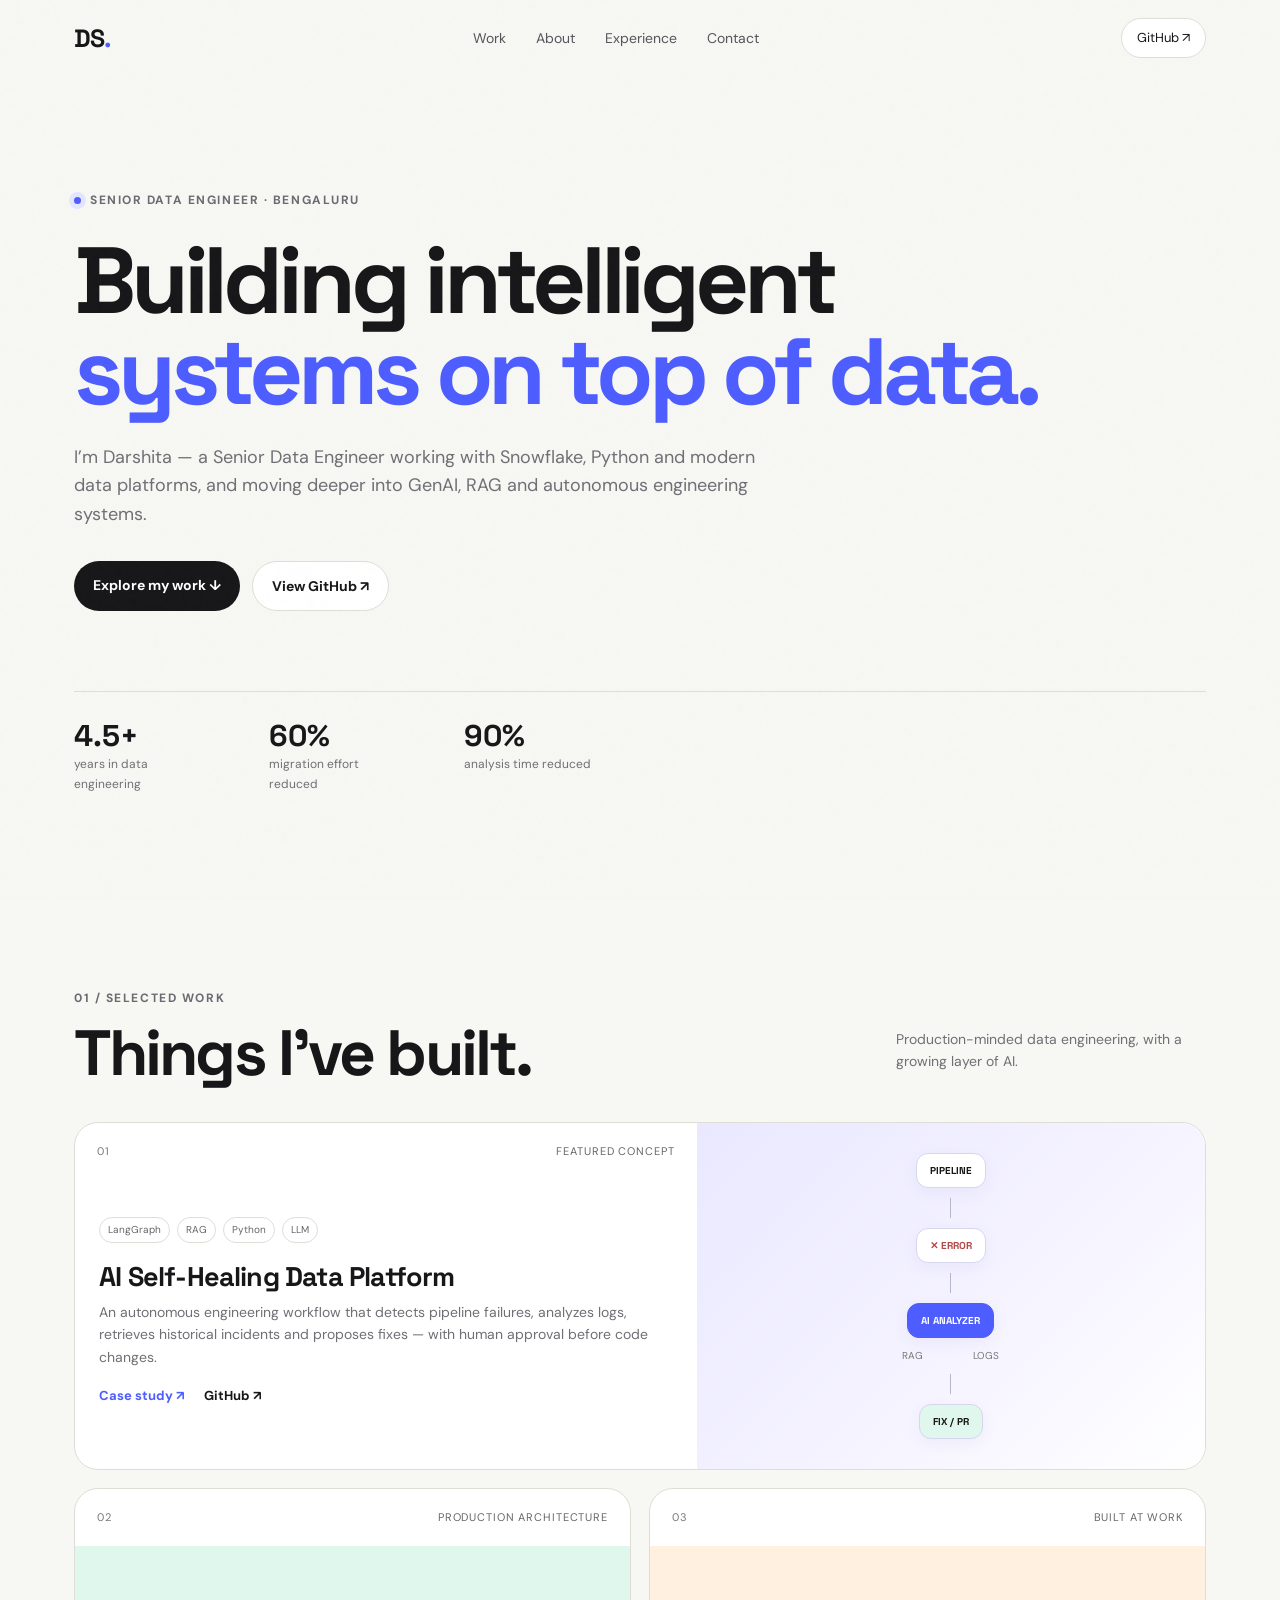
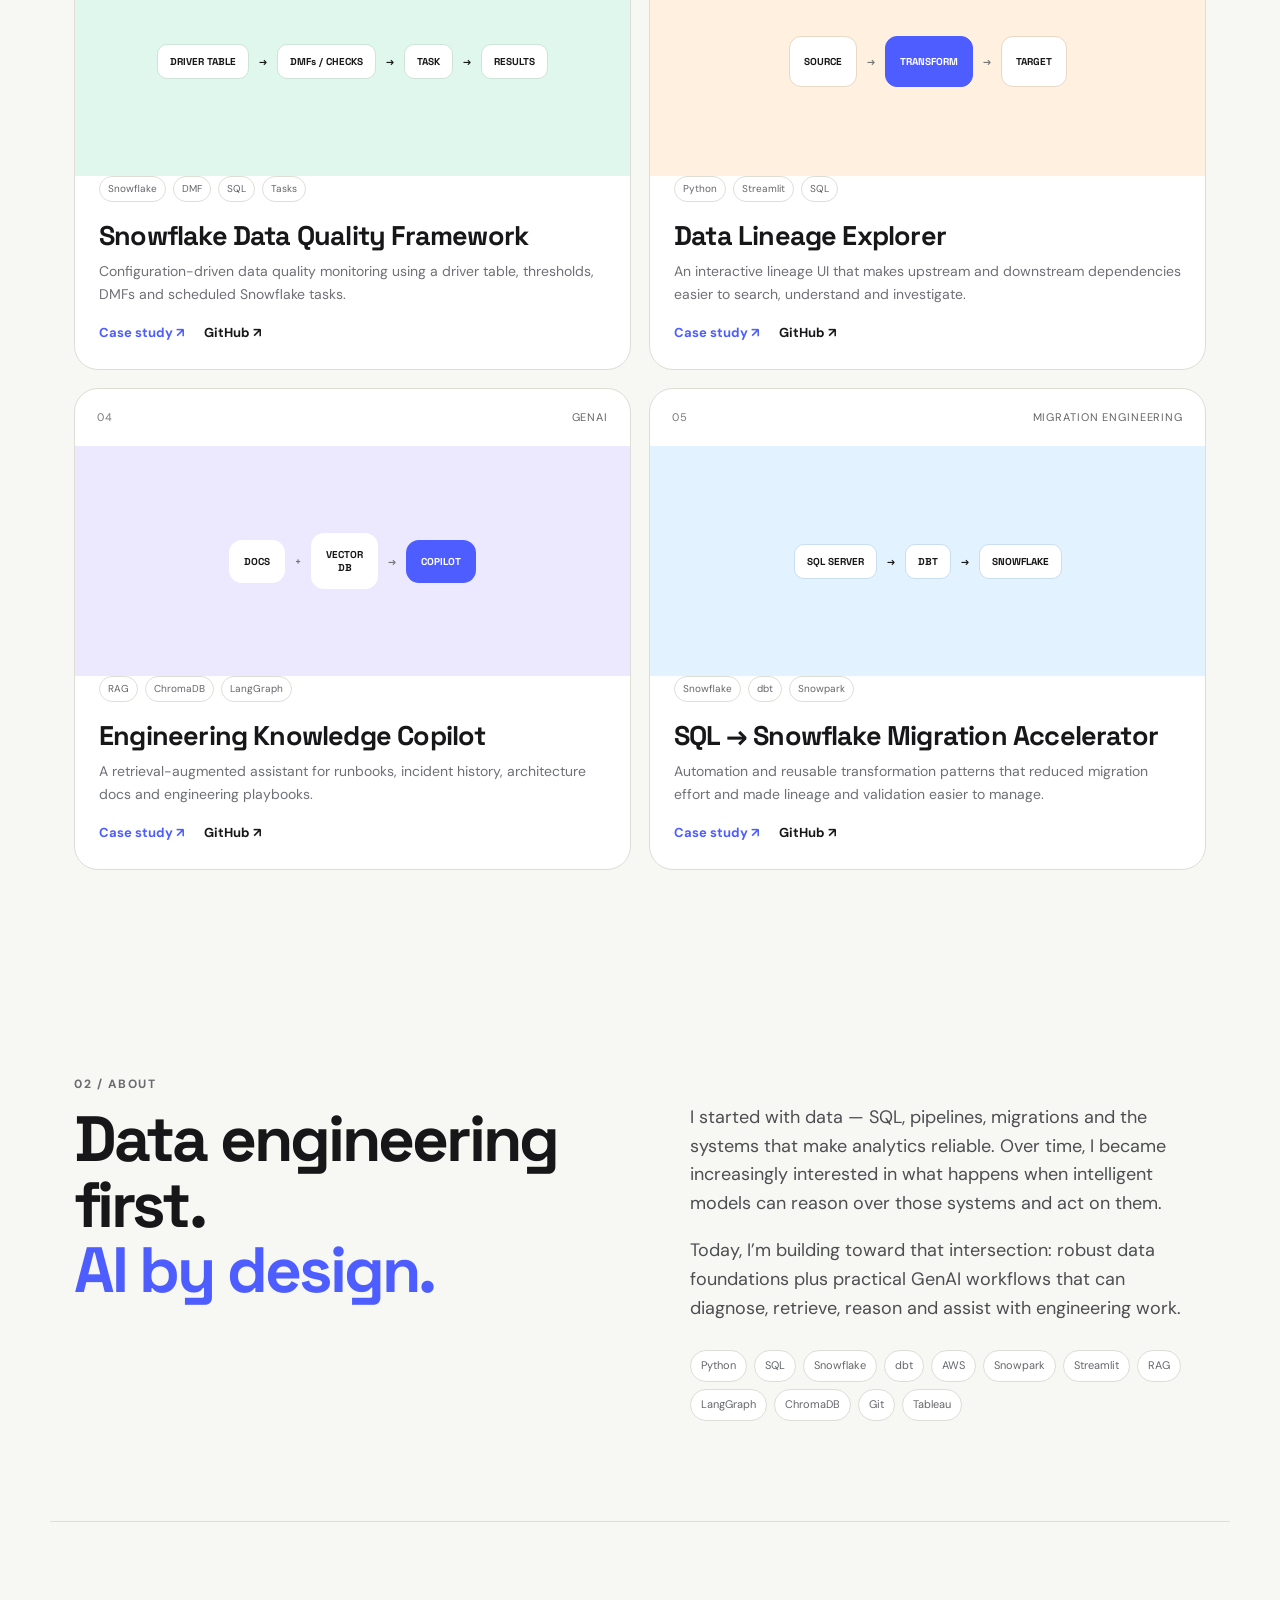
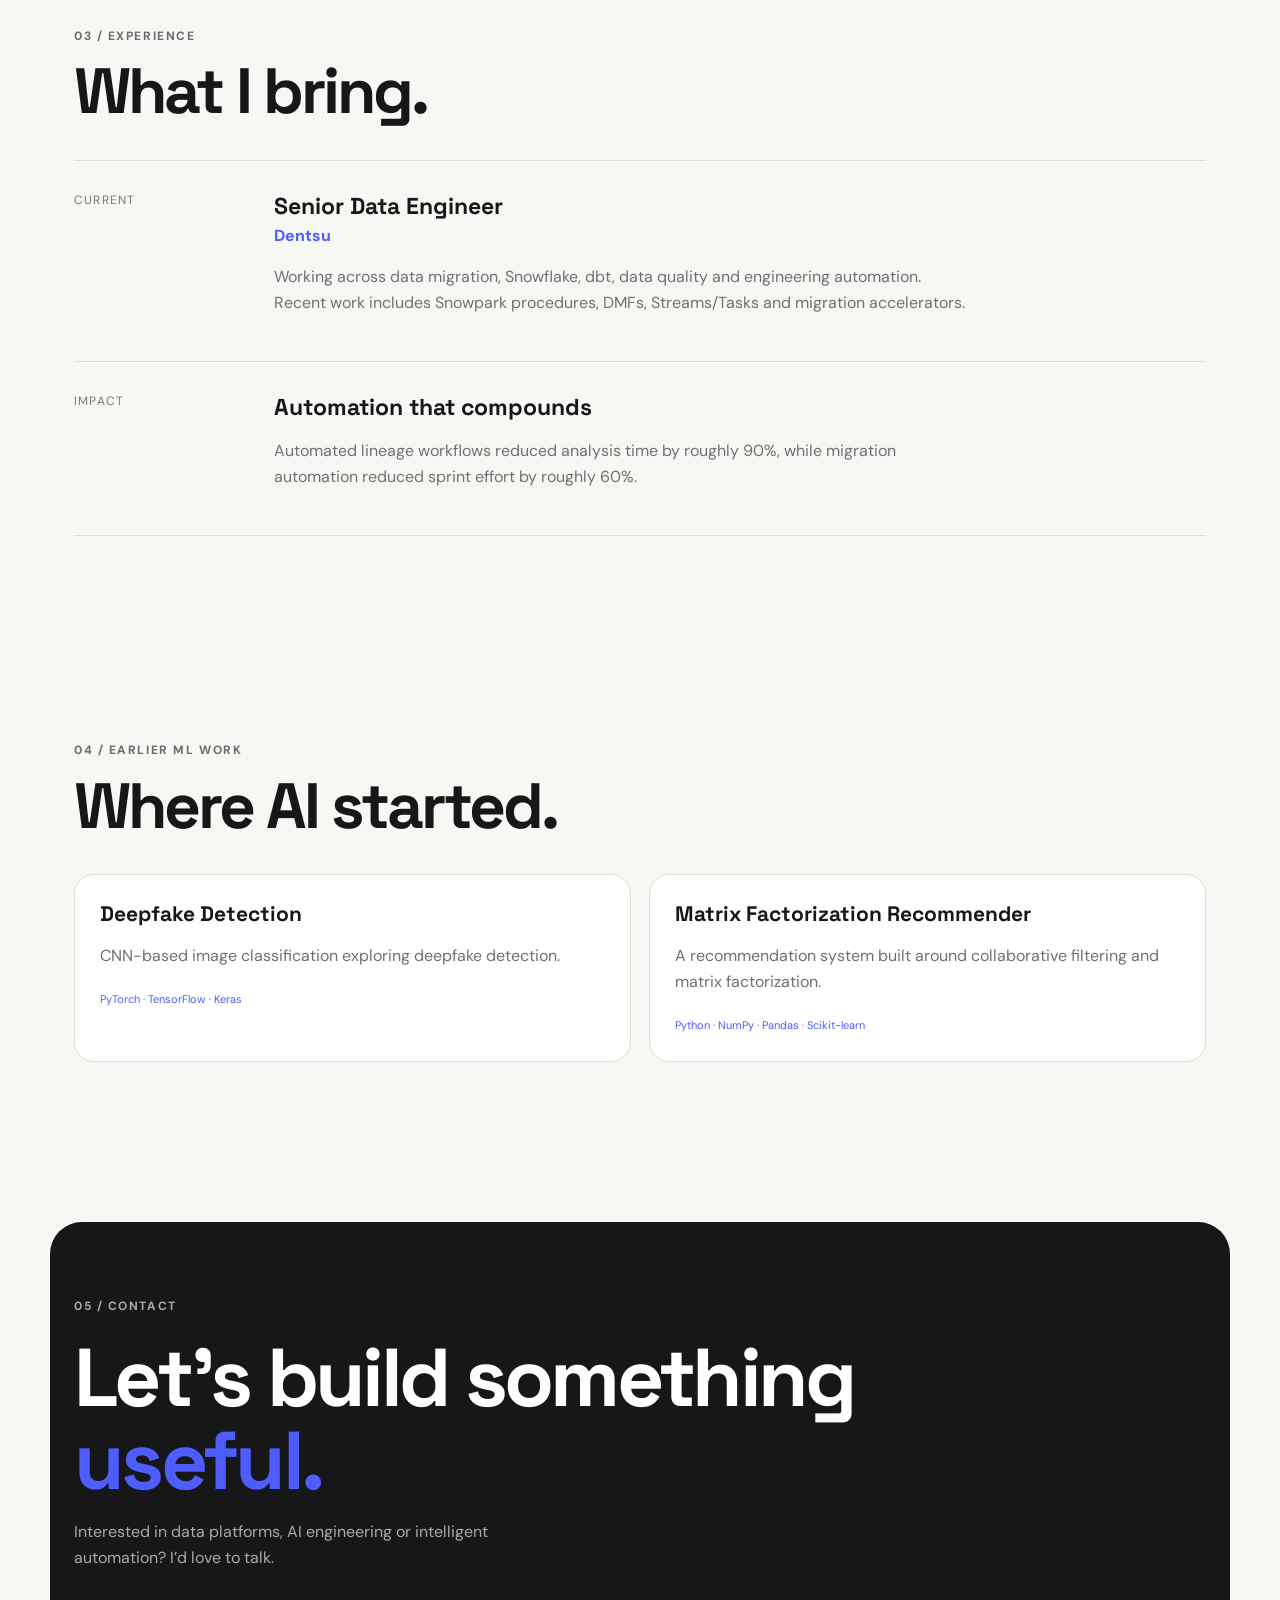
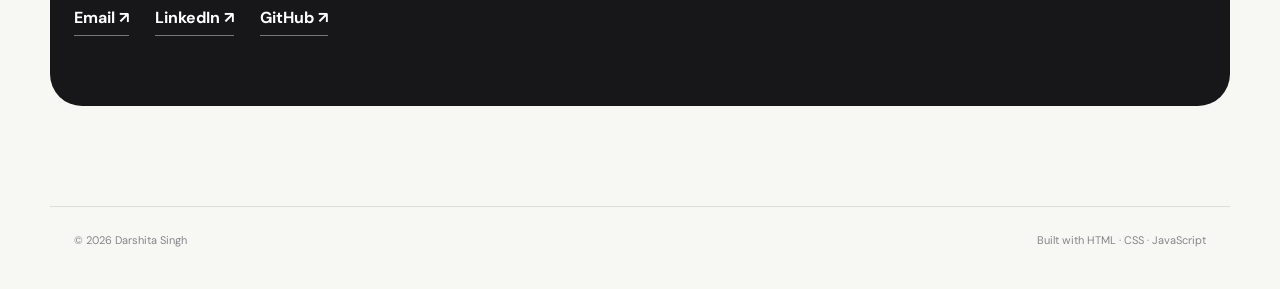
<file: index.html>
<!doctype html>
<html lang="en">
<head>
  <meta charset="utf-8">
  <meta name="viewport" content="width=device-width,initial-scale=1">
  <meta name="description" content="Darshita Singh — Senior Data Engineer building intelligent systems on top of data.">
  <title>Darshita Singh — Data Engineer × AI</title>
  <link rel="preconnect" href="https://fonts.googleapis.com">
  <link rel="preconnect" href="https://fonts.gstatic.com" crossorigin>
  <link href="https://fonts.googleapis.com/css2?family=DM+Sans:wght@400;500;600;700&family=Space+Grotesk:wght@500;600;700&display=swap" rel="stylesheet">
  <link rel="stylesheet" href="styles.css">
</head>
<body>
  <div class="noise"></div>
  <header class="nav">
    <a class="brand" href="#">DS<span>.</span></a>
    <nav>
      <a href="#work">Work</a>
      <a href="#about">About</a>
      <a href="#experience">Experience</a>
      <a href="#contact">Contact</a>
    </nav>
    <a class="nav-cta" href="https://github.com/YOUR-GITHUB-USERNAME" target="_blank" rel="noreferrer">GitHub ↗</a>
  </header>

  <main>
    <section class="hero">
      <div class="eyebrow"><span class="dot"></span> Senior Data Engineer · Bengaluru</div>
      <h1>Building intelligent<br><em>systems on top of data.</em></h1>
      <p class="hero-copy">I’m Darshita — a Senior Data Engineer working with Snowflake, Python and modern data platforms, and moving deeper into GenAI, RAG and autonomous engineering systems.</p>
      <div class="hero-actions">
        <a class="button primary" href="#work">Explore my work <span>↓</span></a>
        <a class="button ghost" href="https://github.com/YOUR-GITHUB-USERNAME" target="_blank" rel="noreferrer">View GitHub ↗</a>
      </div>
      <div class="hero-metrics">
        <div><strong>4.5+</strong><span>years in data engineering</span></div>
        <div><strong>60%</strong><span>migration effort reduced</span></div>
        <div><strong>90%</strong><span>analysis time reduced</span></div>
      </div>
    </section>

    <section id="work" class="section">
      <div class="section-head">
        <div><span class="section-label">01 / Selected work</span><h2>Things I’ve built.</h2></div>
        <p>Production-minded data engineering, with a growing layer of AI.</p>
      </div>

      <div class="project-grid">
        <article class="project-card featured">
          <div class="card-top"><span class="project-number">01</span><span class="status">Featured concept</span></div>
          <div class="project-visual ai-visual">
            <div class="flow-node">PIPELINE</div><div class="flow-line"></div><div class="flow-node error">✕ ERROR</div><div class="flow-line"></div><div class="flow-node ai">AI ANALYZER</div><div class="flow-branches"><span>RAG</span><span>LOGS</span></div><div class="flow-line"></div><div class="flow-node fix">FIX / PR</div>
          </div>
          <div class="card-content">
            <div class="tags"><span>LangGraph</span><span>RAG</span><span>Python</span><span>LLM</span></div>
            <h3>AI Self-Healing Data Platform</h3>
            <p>An autonomous engineering workflow that detects pipeline failures, analyzes logs, retrieves historical incidents and proposes fixes — with human approval before code changes.</p>
            <div class="card-links"><a href="projects/self-healing.html">Case study <span>↗</span></a><a href="https://github.com/YOUR-GITHUB-USERNAME/ai-self-healing-platform">GitHub ↗</a></div>
          </div>
        </article>

        <article class="project-card">
          <div class="card-top"><span class="project-number">02</span><span class="status">Production architecture</span></div>
          <div class="project-visual snowflake-visual"><span>DRIVER TABLE</span><b>→</b><span>DMFs / CHECKS</span><b>→</b><span>TASK</span><b>→</b><span>RESULTS</span></div>
          <div class="card-content">
            <div class="tags"><span>Snowflake</span><span>DMF</span><span>SQL</span><span>Tasks</span></div>
            <h3>Snowflake Data Quality Framework</h3>
            <p>Configuration-driven data quality monitoring using a driver table, thresholds, DMFs and scheduled Snowflake tasks.</p>
            <div class="card-links"><a href="projects/data-quality.html">Case study <span>↗</span></a><a href="https://github.com/YOUR-GITHUB-USERNAME/snowflake-data-quality-framework">GitHub ↗</a></div>
          </div>
        </article>

        <article class="project-card">
          <div class="card-top"><span class="project-number">03</span><span class="status">Built at work</span></div>
          <div class="project-visual lineage-visual"><div class="table-node">SOURCE</div><div class="arrow">→</div><div class="table-node active">TRANSFORM</div><div class="arrow">→</div><div class="table-node">TARGET</div></div>
          <div class="card-content">
            <div class="tags"><span>Python</span><span>Streamlit</span><span>SQL</span></div>
            <h3>Data Lineage Explorer</h3>
            <p>An interactive lineage UI that makes upstream and downstream dependencies easier to search, understand and investigate.</p>
            <div class="card-links"><a href="projects/lineage.html">Case study <span>↗</span></a><a href="https://github.com/YOUR-GITHUB-USERNAME/data-lineage-explorer">GitHub ↗</a></div>
          </div>
        </article>

        <article class="project-card">
          <div class="card-top"><span class="project-number">04</span><span class="status">GenAI</span></div>
          <div class="project-visual rag-visual"><div class="doc">DOCS</div><div class="plus">+</div><div class="db">VECTOR<br>DB</div><div class="arrow">→</div><div class="bot">COPILOT</div></div>
          <div class="card-content">
            <div class="tags"><span>RAG</span><span>ChromaDB</span><span>LangGraph</span></div>
            <h3>Engineering Knowledge Copilot</h3>
            <p>A retrieval-augmented assistant for runbooks, incident history, architecture docs and engineering playbooks.</p>
            <div class="card-links"><a href="projects/rag-copilot.html">Case study <span>↗</span></a><a href="https://github.com/YOUR-GITHUB-USERNAME/engineering-rag-copilot">GitHub ↗</a></div>
          </div>
        </article>

        <article class="project-card">
          <div class="card-top"><span class="project-number">05</span><span class="status">Migration engineering</span></div>
          <div class="project-visual migration-visual"><span>SQL SERVER</span><b>→</b><span>DBT</span><b>→</b><span>SNOWFLAKE</span></div>
          <div class="card-content">
            <div class="tags"><span>Snowflake</span><span>dbt</span><span>Snowpark</span></div>
            <h3>SQL → Snowflake Migration Accelerator</h3>
            <p>Automation and reusable transformation patterns that reduced migration effort and made lineage and validation easier to manage.</p>
            <div class="card-links"><a href="projects/migration.html">Case study <span>↗</span></a><a href="https://github.com/YOUR-GITHUB-USERNAME/snowflake-migration-accelerator">GitHub ↗</a></div>
          </div>
        </article>
      </div>
    </section>

    <section id="about" class="section split">
      <div><span class="section-label">02 / About</span><h2>Data engineering first.<br><em>AI by design.</em></h2></div>
      <div class="about-copy">
        <p>I started with data — SQL, pipelines, migrations and the systems that make analytics reliable. Over time, I became increasingly interested in what happens when intelligent models can reason over those systems and act on them.</p>
        <p>Today, I’m building toward that intersection: robust data foundations plus practical GenAI workflows that can diagnose, retrieve, reason and assist with engineering work.</p>
        <div class="skill-cloud">
          <span>Python</span><span>SQL</span><span>Snowflake</span><span>dbt</span><span>AWS</span><span>Snowpark</span><span>Streamlit</span><span>RAG</span><span>LangGraph</span><span>ChromaDB</span><span>Git</span><span>Tableau</span>
        </div>
      </div>
    </section>

    <section id="experience" class="section experience">
      <div class="section-head"><div><span class="section-label">03 / Experience</span><h2>What I bring.</h2></div></div>
      <div class="timeline">
        <div class="timeline-item"><div class="time">Current</div><div><h3>Senior Data Engineer</h3><p class="company">Dentsu</p><p>Working across data migration, Snowflake, dbt, data quality and engineering automation. Recent work includes Snowpark procedures, DMFs, Streams/Tasks and migration accelerators.</p></div></div>
        <div class="timeline-item"><div class="time">Impact</div><div><h3>Automation that compounds</h3><p>Automated lineage workflows reduced analysis time by roughly 90%, while migration automation reduced sprint effort by roughly 60%.</p></div></div>
      </div>
    </section>

    <section class="section older">
      <div class="section-head"><div><span class="section-label">04 / Earlier ML work</span><h2>Where AI started.</h2></div></div>
      <div class="mini-grid">
        <div><h3>Deepfake Detection</h3><p>CNN-based image classification exploring deepfake detection.</p><span>PyTorch · TensorFlow · Keras</span></div>
        <div><h3>Matrix Factorization Recommender</h3><p>A recommendation system built around collaborative filtering and matrix factorization.</p><span>Python · NumPy · Pandas · Scikit-learn</span></div>
      </div>
    </section>

    <section id="contact" class="contact">
      <span class="section-label">05 / Contact</span>
      <h2>Let’s build something<br><em>useful.</em></h2>
      <p>Interested in data platforms, AI engineering or intelligent automation? I’d love to talk.</p>
      <div class="contact-links"><a href="mailto:YOUR-EMAIL@example.com">Email ↗</a><a href="https://www.linkedin.com/in/YOUR-LINKEDIN-USERNAME/" target="_blank">LinkedIn ↗</a><a href="https://github.com/YOUR-GITHUB-USERNAME" target="_blank">GitHub ↗</a></div>
    </section>
  </main>
  <footer><span>© 2026 Darshita Singh</span><span>Built with HTML · CSS · JavaScript</span></footer>
  <script src="script.js"></script>
</body>
</html>
</file>
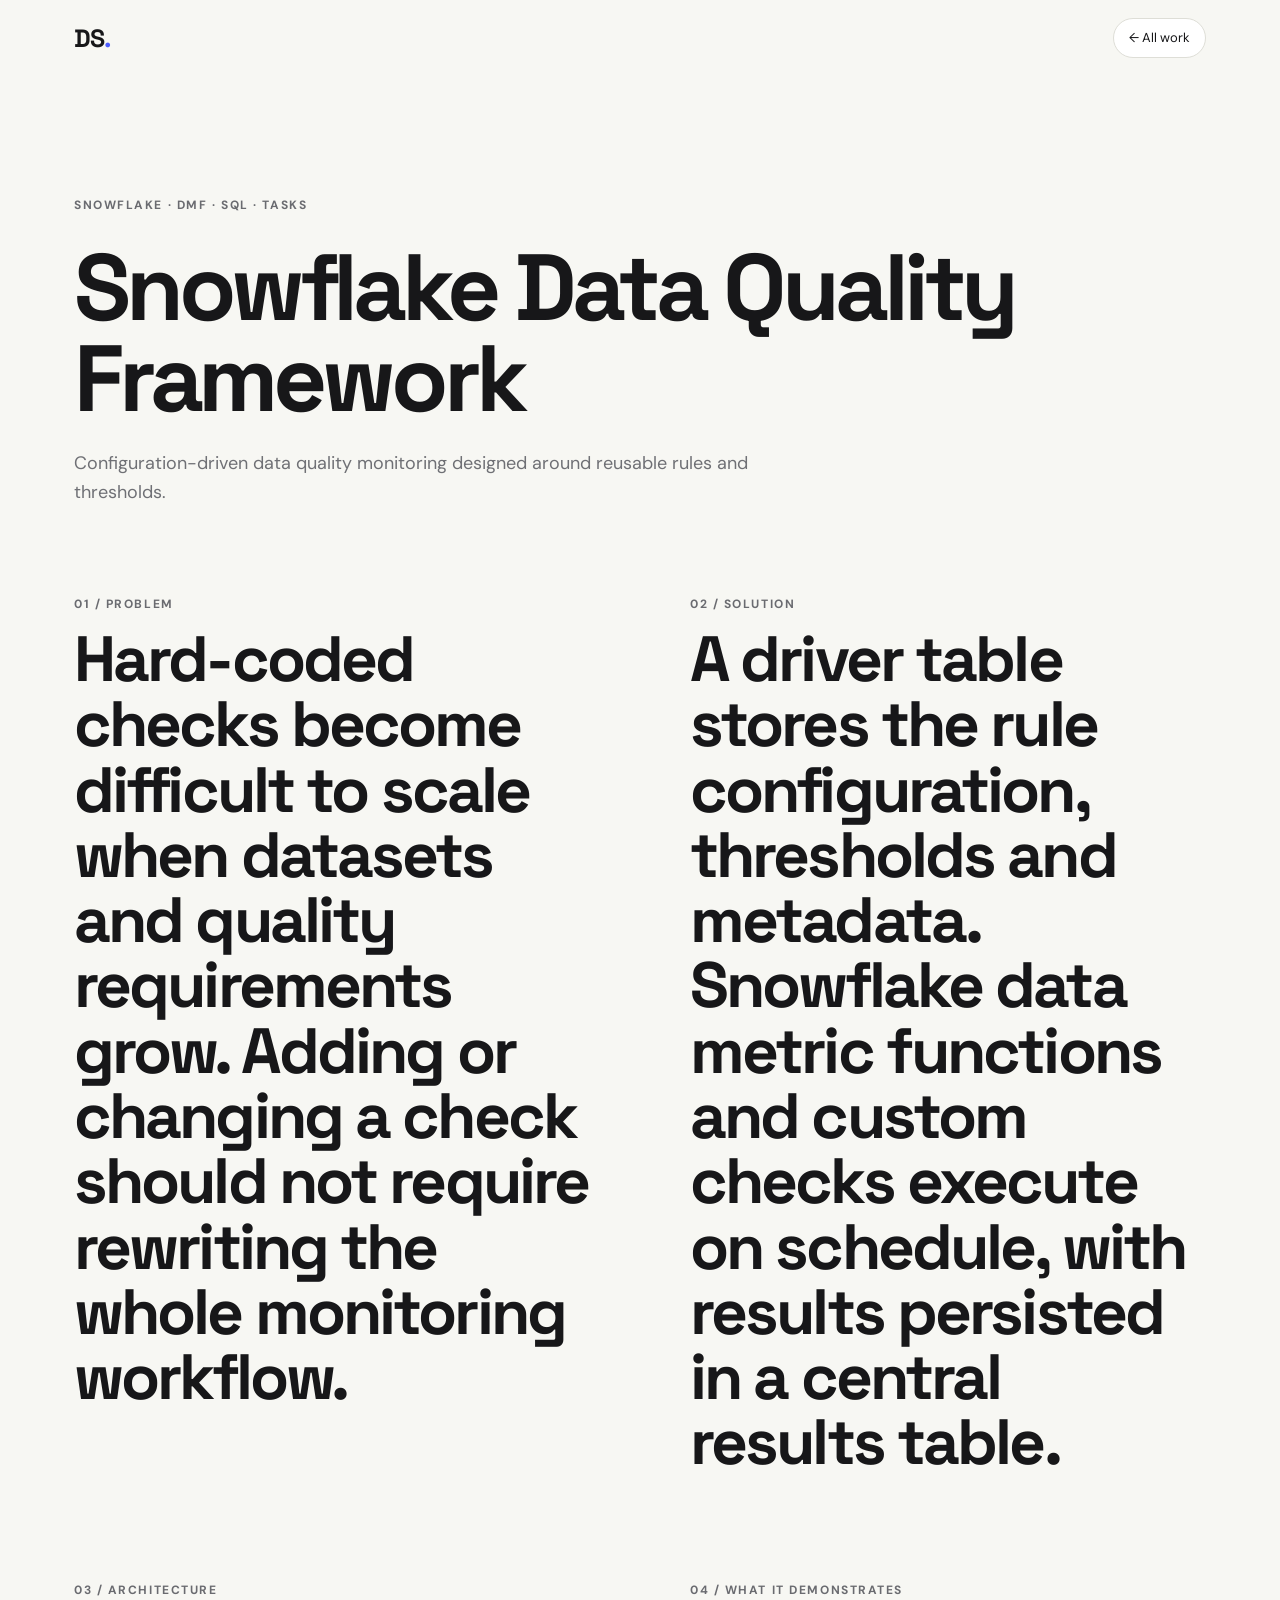
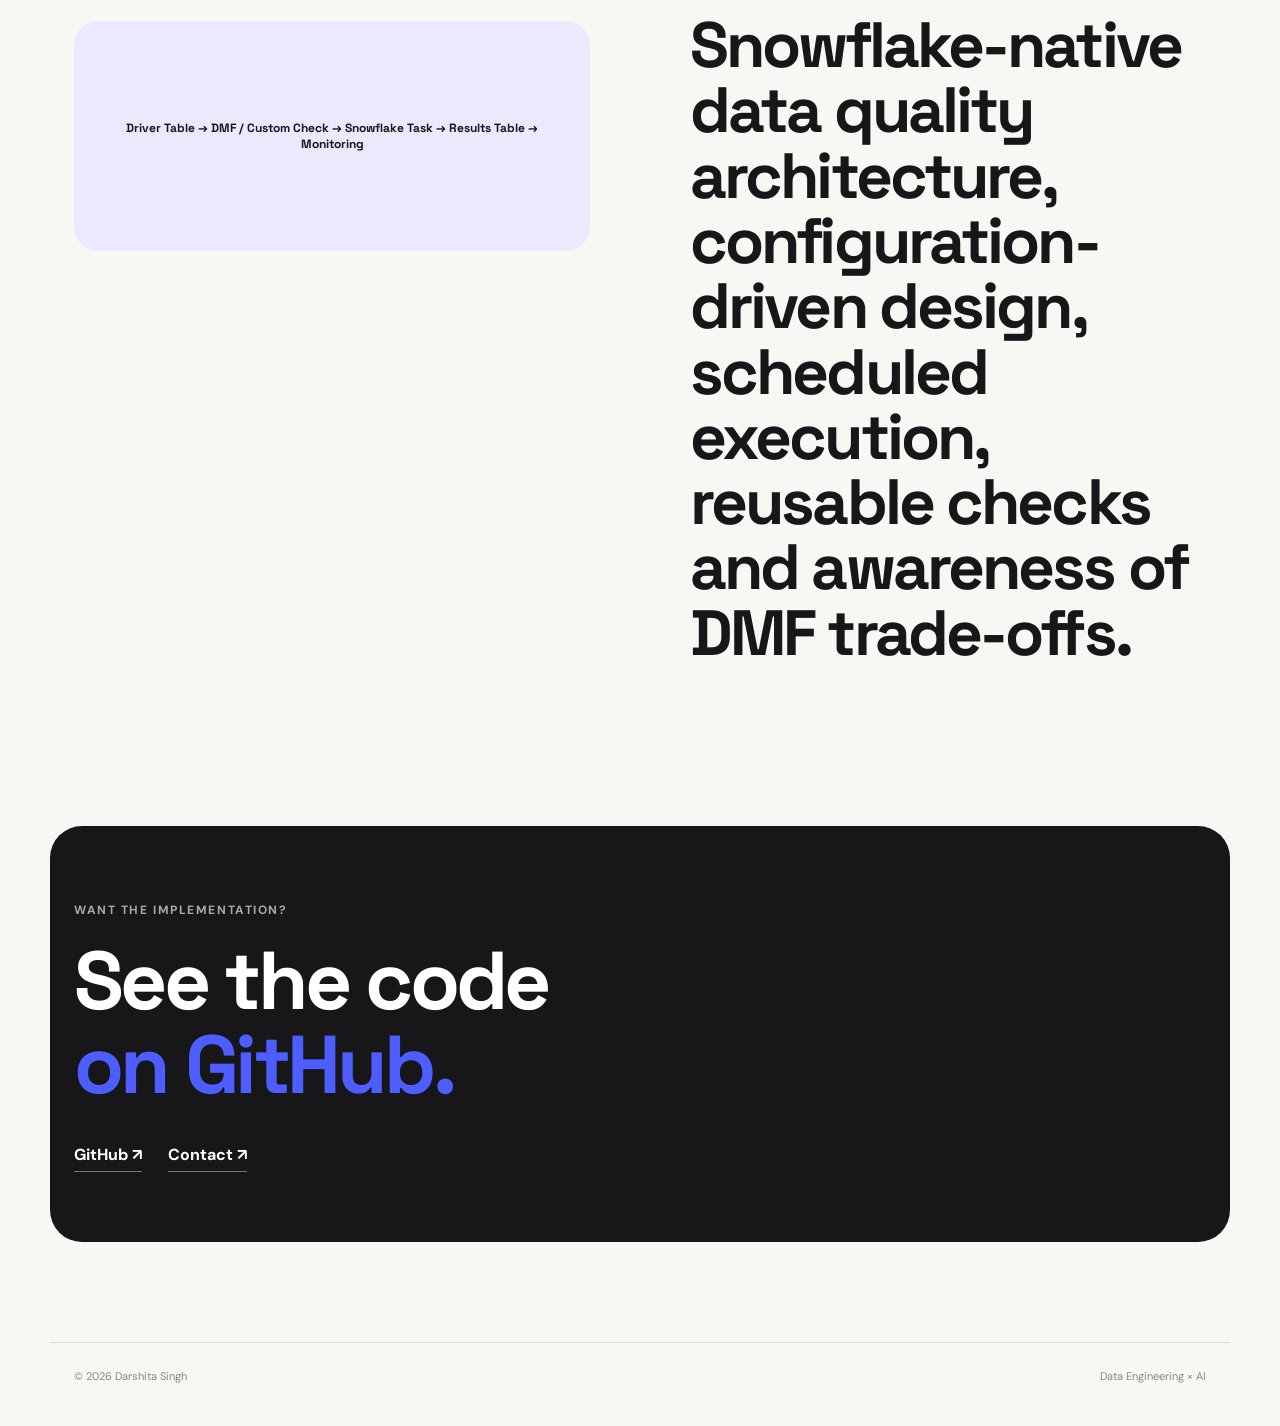
<file: projects/data-quality.html>
<!doctype html><html lang="en"><head><meta charset="utf-8"><meta name="viewport" content="width=device-width,initial-scale=1"><title>Snowflake Data Quality Framework — Darshita Singh</title><link rel="preconnect" href="https://fonts.googleapis.com"><link rel="preconnect" href="https://fonts.gstatic.com" crossorigin><link href="https://fonts.googleapis.com/css2?family=DM+Sans:wght@400;500;600;700&family=Space+Grotesk:wght@500;600;700&display=swap" rel="stylesheet"><link rel="stylesheet" href="../styles.css"></head><body><header class="nav"><a class="brand" href="../">DS<span>.</span></a><a class="nav-cta" href="../#work">← All work</a></header><main><section class="hero" style="padding-bottom:45px"><span class="section-label">Snowflake · DMF · SQL · Tasks</span><h1>Snowflake Data Quality Framework</h1><p class="hero-copy">Configuration-driven data quality monitoring designed around reusable rules and thresholds.</p></section><section class="section" style="padding-top:20px"><div class="split"><div><span class="section-label">01 / Problem</span><h2>Hard-coded checks become difficult to scale when datasets and quality requirements grow. Adding or changing a check should not require rewriting the whole monitoring workflow.</h2></div><div><span class="section-label">02 / Solution</span><h2>A driver table stores the rule configuration, thresholds and metadata. Snowflake data metric functions and custom checks execute on schedule, with results persisted in a central results table.</h2></div></div><div class="split" style="margin-top:100px"><div><span class="section-label">03 / Architecture</span><div class="project-visual" style="background:#ece9ff;border-radius:24px;margin-top:20px;font:700 12px 'Space Grotesk';text-align:center">Driver Table → DMF / Custom Check → Snowflake Task → Results Table → Monitoring</div></div><div><span class="section-label">04 / What it demonstrates</span><h2>Snowflake-native data quality architecture, configuration-driven design, scheduled execution, reusable checks and awareness of DMF trade-offs.</h2></div></div></section><section class="contact"><span class="section-label">Want the implementation?</span><h2>See the code<br><em>on GitHub.</em></h2><div class="contact-links"><a href="https://github.com/YOUR-GITHUB-USERNAME" target="_blank">GitHub ↗</a><a href="../#contact">Contact ↗</a></div></section></main><footer><span>© 2026 Darshita Singh</span><span>Data Engineering × AI</span></footer></body></html>
</file>
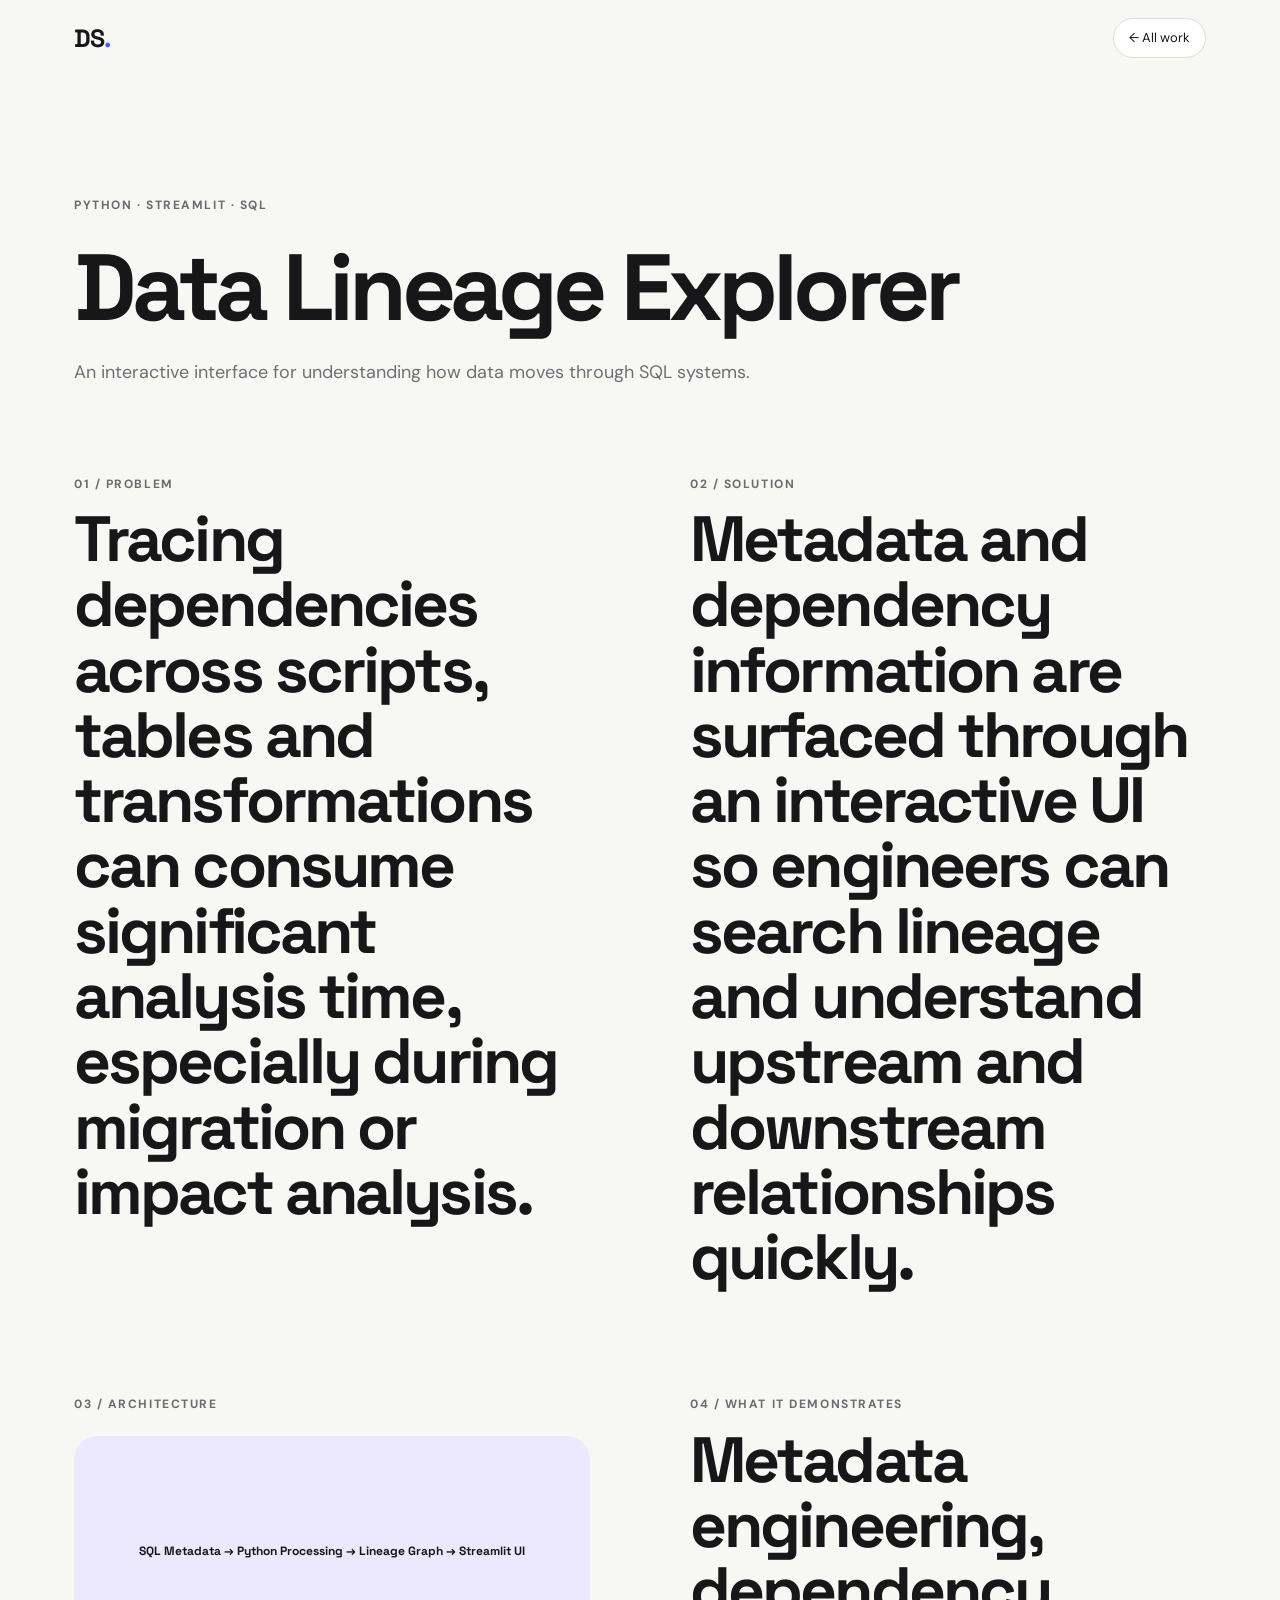
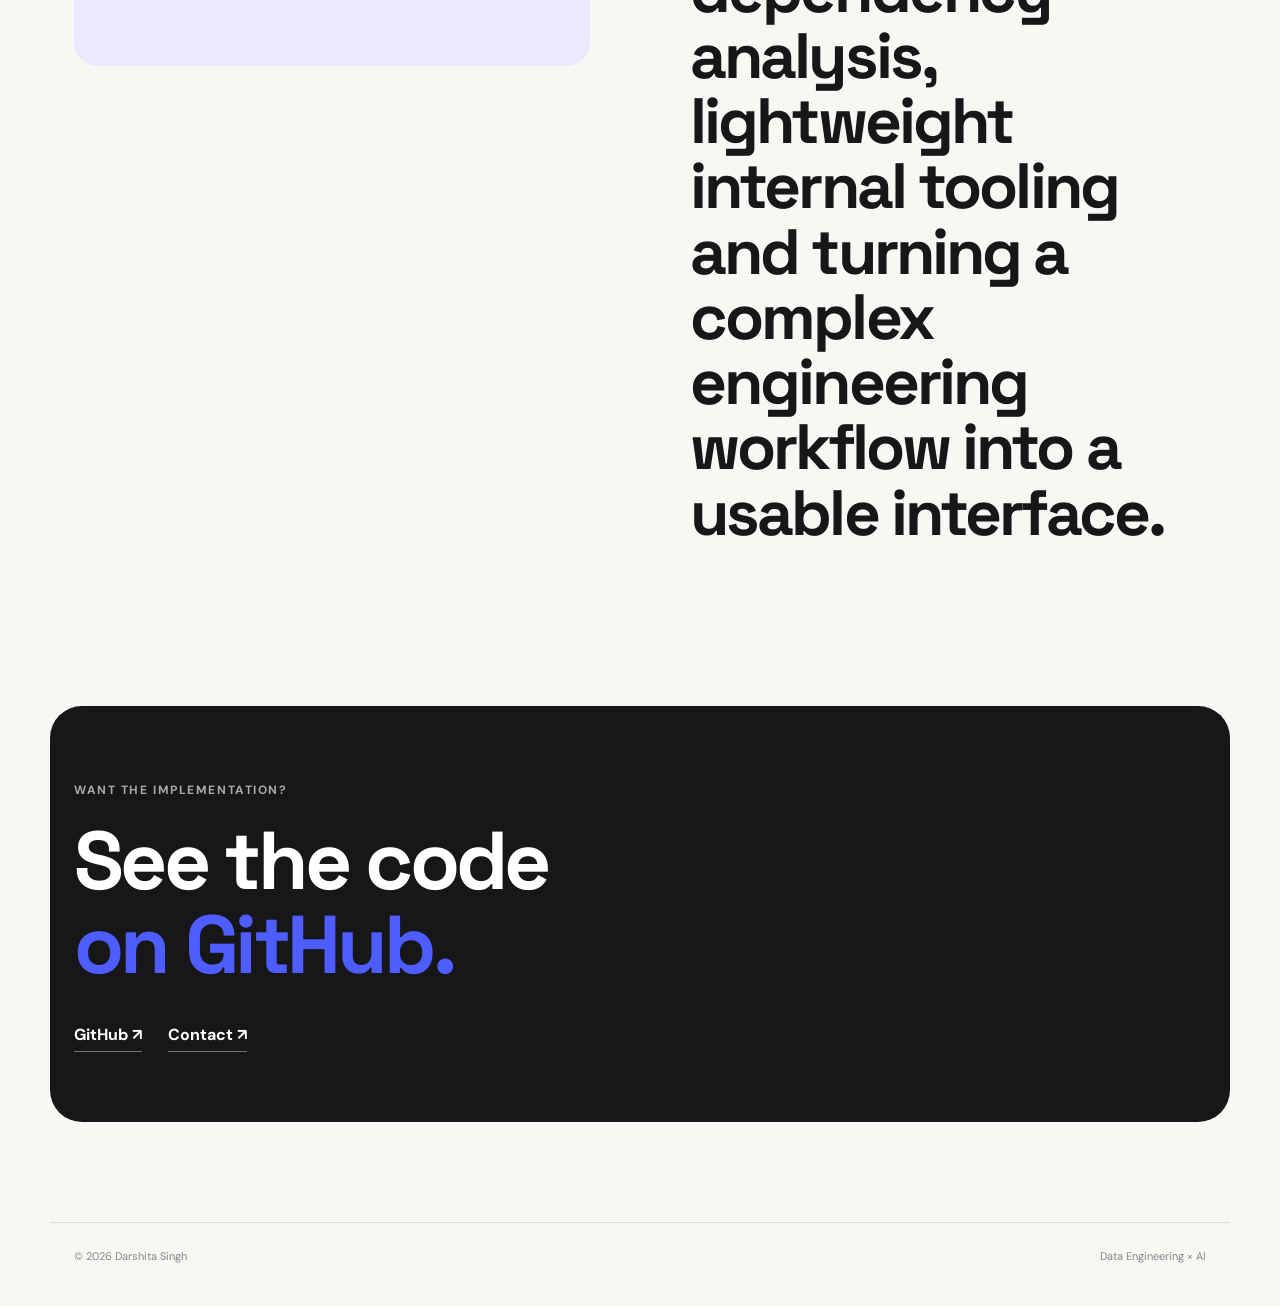
<file: projects/lineage.html>
<!doctype html><html lang="en"><head><meta charset="utf-8"><meta name="viewport" content="width=device-width,initial-scale=1"><title>Data Lineage Explorer — Darshita Singh</title><link rel="preconnect" href="https://fonts.googleapis.com"><link rel="preconnect" href="https://fonts.gstatic.com" crossorigin><link href="https://fonts.googleapis.com/css2?family=DM+Sans:wght@400;500;600;700&family=Space+Grotesk:wght@500;600;700&display=swap" rel="stylesheet"><link rel="stylesheet" href="../styles.css"></head><body><header class="nav"><a class="brand" href="../">DS<span>.</span></a><a class="nav-cta" href="../#work">← All work</a></header><main><section class="hero" style="padding-bottom:45px"><span class="section-label">Python · Streamlit · SQL</span><h1>Data Lineage Explorer</h1><p class="hero-copy">An interactive interface for understanding how data moves through SQL systems.</p></section><section class="section" style="padding-top:20px"><div class="split"><div><span class="section-label">01 / Problem</span><h2>Tracing dependencies across scripts, tables and transformations can consume significant analysis time, especially during migration or impact analysis.</h2></div><div><span class="section-label">02 / Solution</span><h2>Metadata and dependency information are surfaced through an interactive UI so engineers can search lineage and understand upstream and downstream relationships quickly.</h2></div></div><div class="split" style="margin-top:100px"><div><span class="section-label">03 / Architecture</span><div class="project-visual" style="background:#ece9ff;border-radius:24px;margin-top:20px;font:700 12px 'Space Grotesk';text-align:center">SQL Metadata → Python Processing → Lineage Graph → Streamlit UI</div></div><div><span class="section-label">04 / What it demonstrates</span><h2>Metadata engineering, dependency analysis, lightweight internal tooling and turning a complex engineering workflow into a usable interface.</h2></div></div></section><section class="contact"><span class="section-label">Want the implementation?</span><h2>See the code<br><em>on GitHub.</em></h2><div class="contact-links"><a href="https://github.com/YOUR-GITHUB-USERNAME" target="_blank">GitHub ↗</a><a href="../#contact">Contact ↗</a></div></section></main><footer><span>© 2026 Darshita Singh</span><span>Data Engineering × AI</span></footer></body></html>
</file>
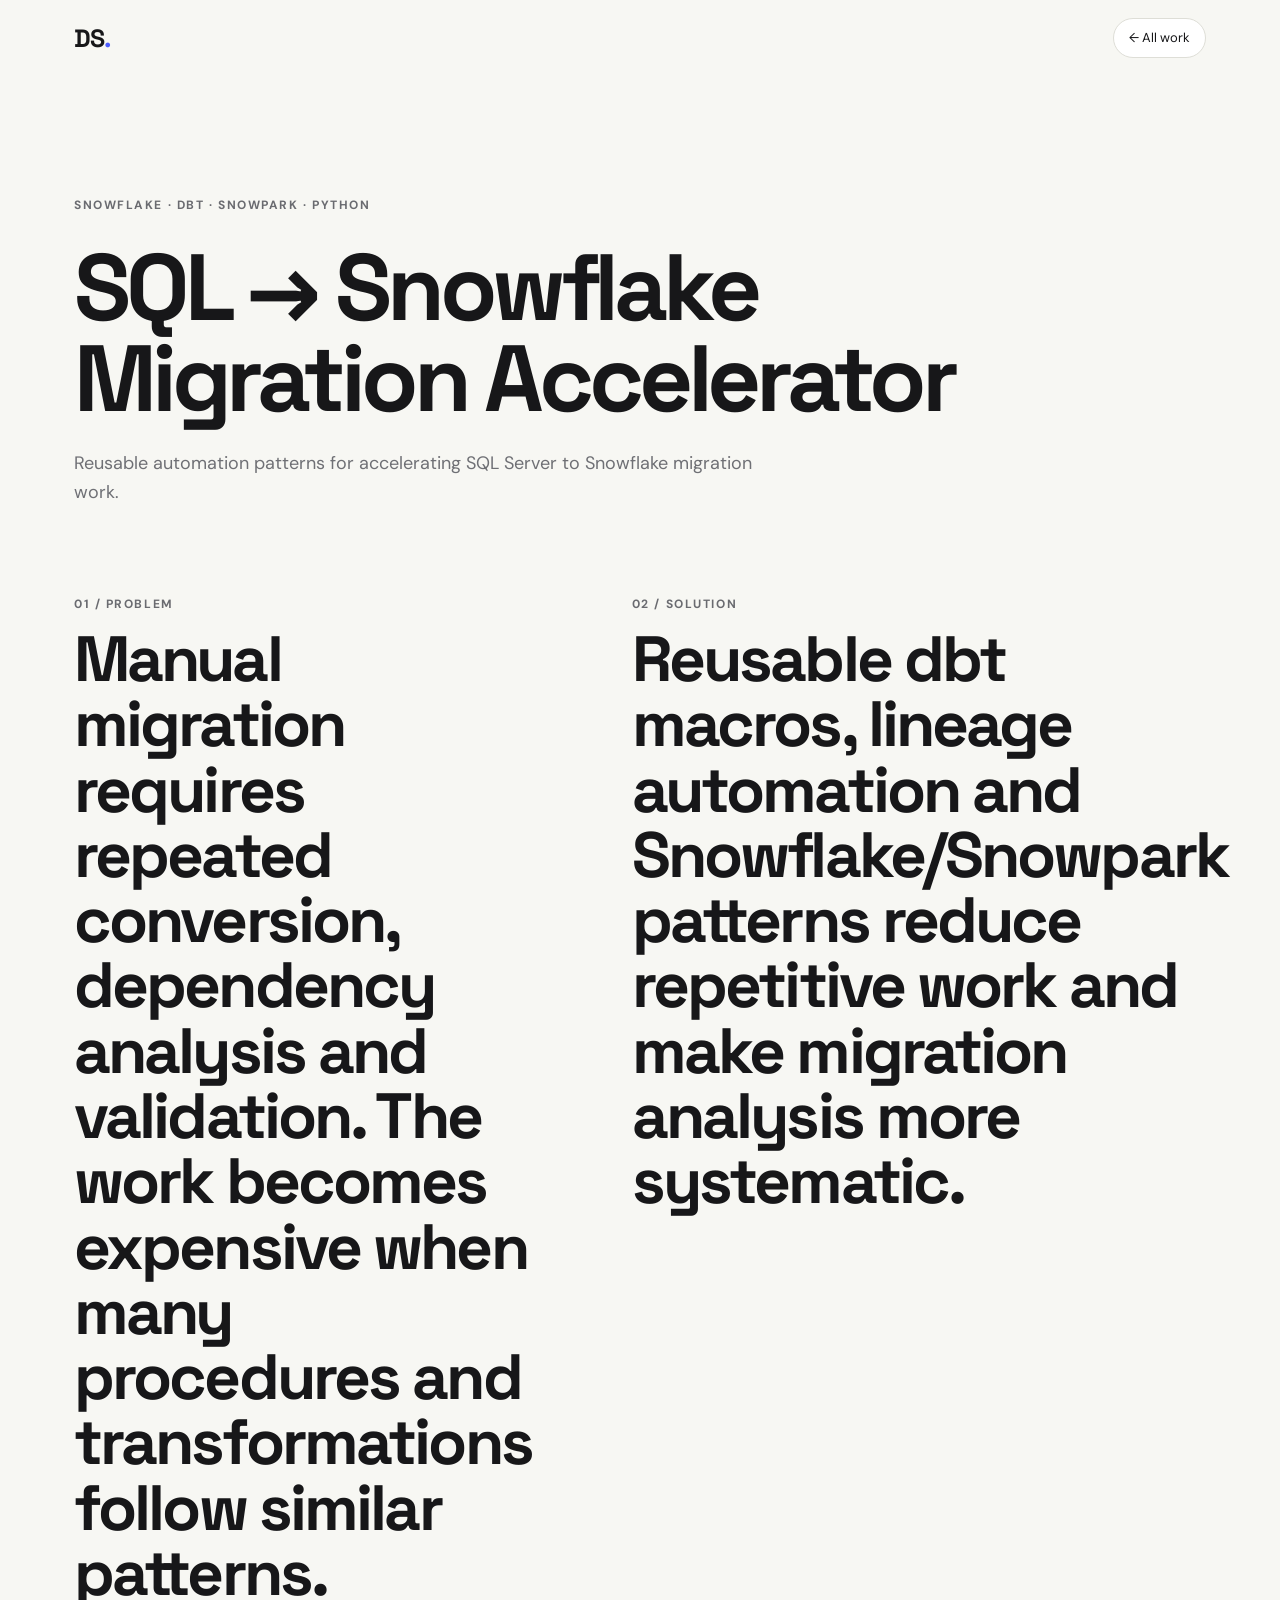
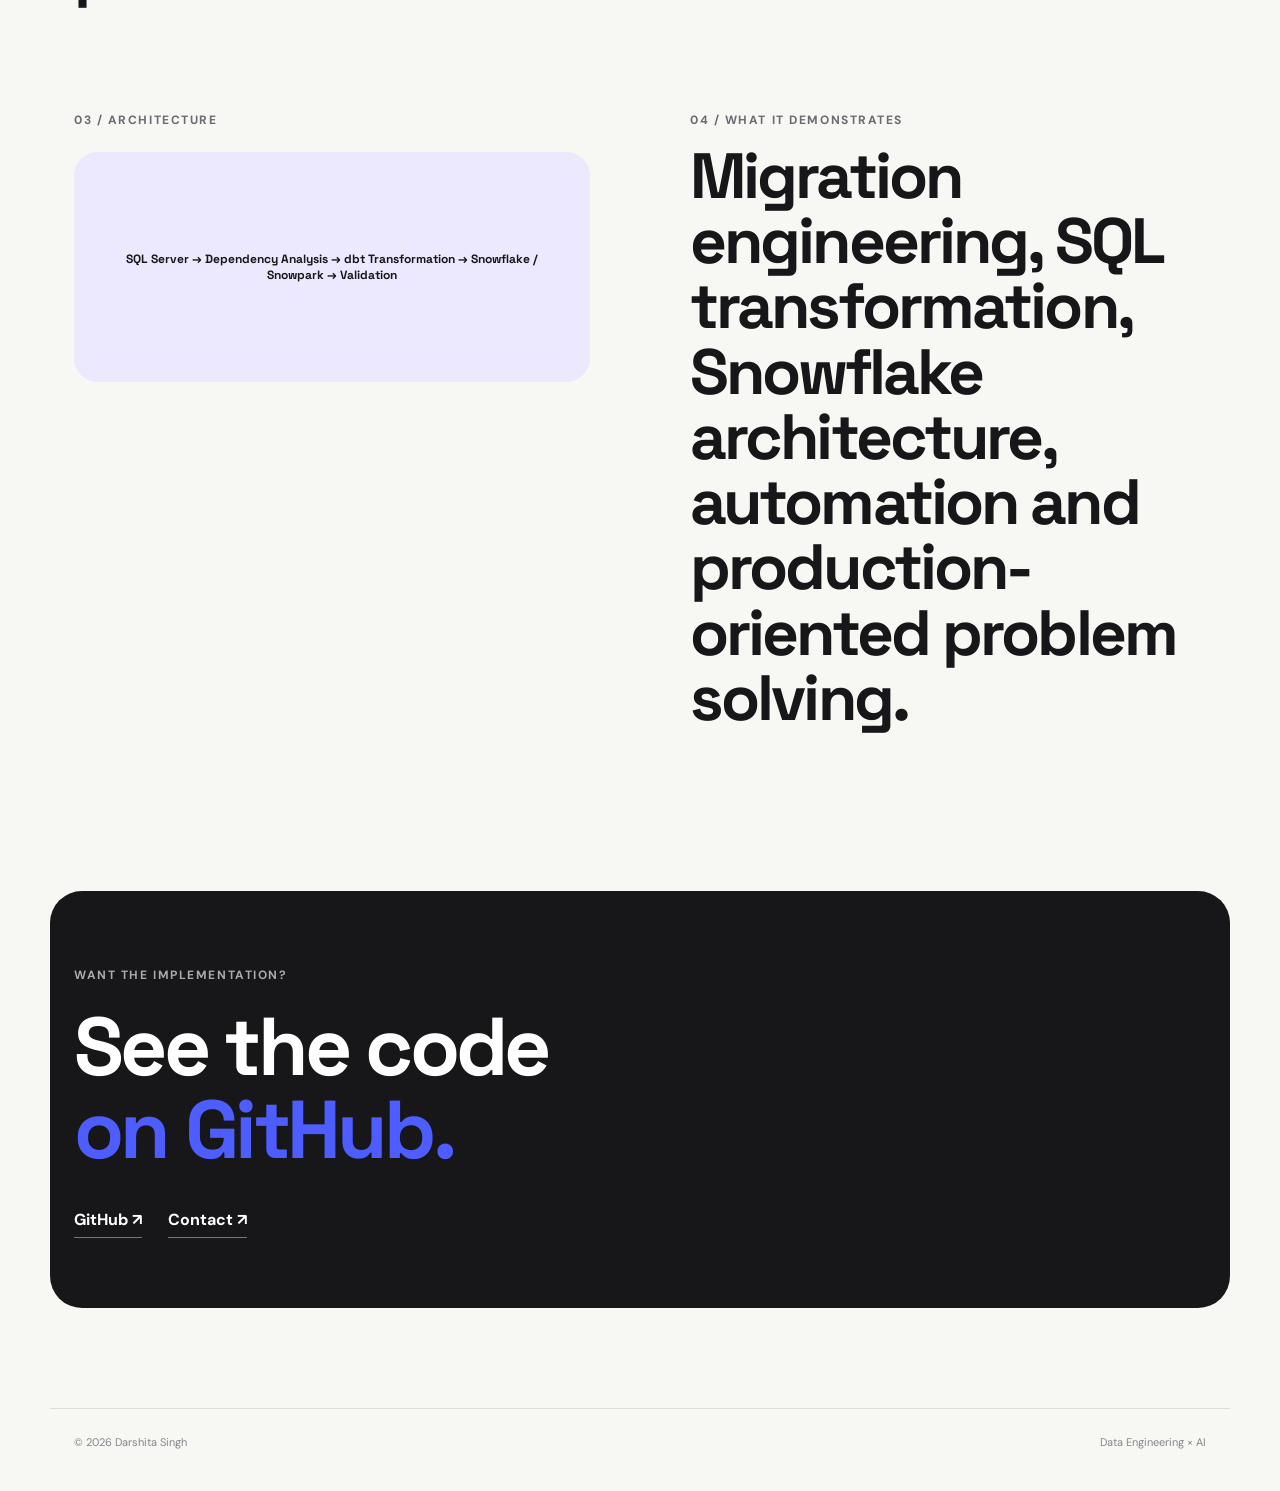
<file: projects/migration.html>
<!doctype html><html lang="en"><head><meta charset="utf-8"><meta name="viewport" content="width=device-width,initial-scale=1"><title>SQL → Snowflake Migration Accelerator — Darshita Singh</title><link rel="preconnect" href="https://fonts.googleapis.com"><link rel="preconnect" href="https://fonts.gstatic.com" crossorigin><link href="https://fonts.googleapis.com/css2?family=DM+Sans:wght@400;500;600;700&family=Space+Grotesk:wght@500;600;700&display=swap" rel="stylesheet"><link rel="stylesheet" href="../styles.css"></head><body><header class="nav"><a class="brand" href="../">DS<span>.</span></a><a class="nav-cta" href="../#work">← All work</a></header><main><section class="hero" style="padding-bottom:45px"><span class="section-label">Snowflake · dbt · Snowpark · Python</span><h1>SQL → Snowflake Migration Accelerator</h1><p class="hero-copy">Reusable automation patterns for accelerating SQL Server to Snowflake migration work.</p></section><section class="section" style="padding-top:20px"><div class="split"><div><span class="section-label">01 / Problem</span><h2>Manual migration requires repeated conversion, dependency analysis and validation. The work becomes expensive when many procedures and transformations follow similar patterns.</h2></div><div><span class="section-label">02 / Solution</span><h2>Reusable dbt macros, lineage automation and Snowflake/Snowpark patterns reduce repetitive work and make migration analysis more systematic.</h2></div></div><div class="split" style="margin-top:100px"><div><span class="section-label">03 / Architecture</span><div class="project-visual" style="background:#ece9ff;border-radius:24px;margin-top:20px;font:700 12px 'Space Grotesk';text-align:center">SQL Server → Dependency Analysis → dbt Transformation → Snowflake / Snowpark → Validation</div></div><div><span class="section-label">04 / What it demonstrates</span><h2>Migration engineering, SQL transformation, Snowflake architecture, automation and production-oriented problem solving.</h2></div></div></section><section class="contact"><span class="section-label">Want the implementation?</span><h2>See the code<br><em>on GitHub.</em></h2><div class="contact-links"><a href="https://github.com/YOUR-GITHUB-USERNAME" target="_blank">GitHub ↗</a><a href="../#contact">Contact ↗</a></div></section></main><footer><span>© 2026 Darshita Singh</span><span>Data Engineering × AI</span></footer></body></html>
</file>
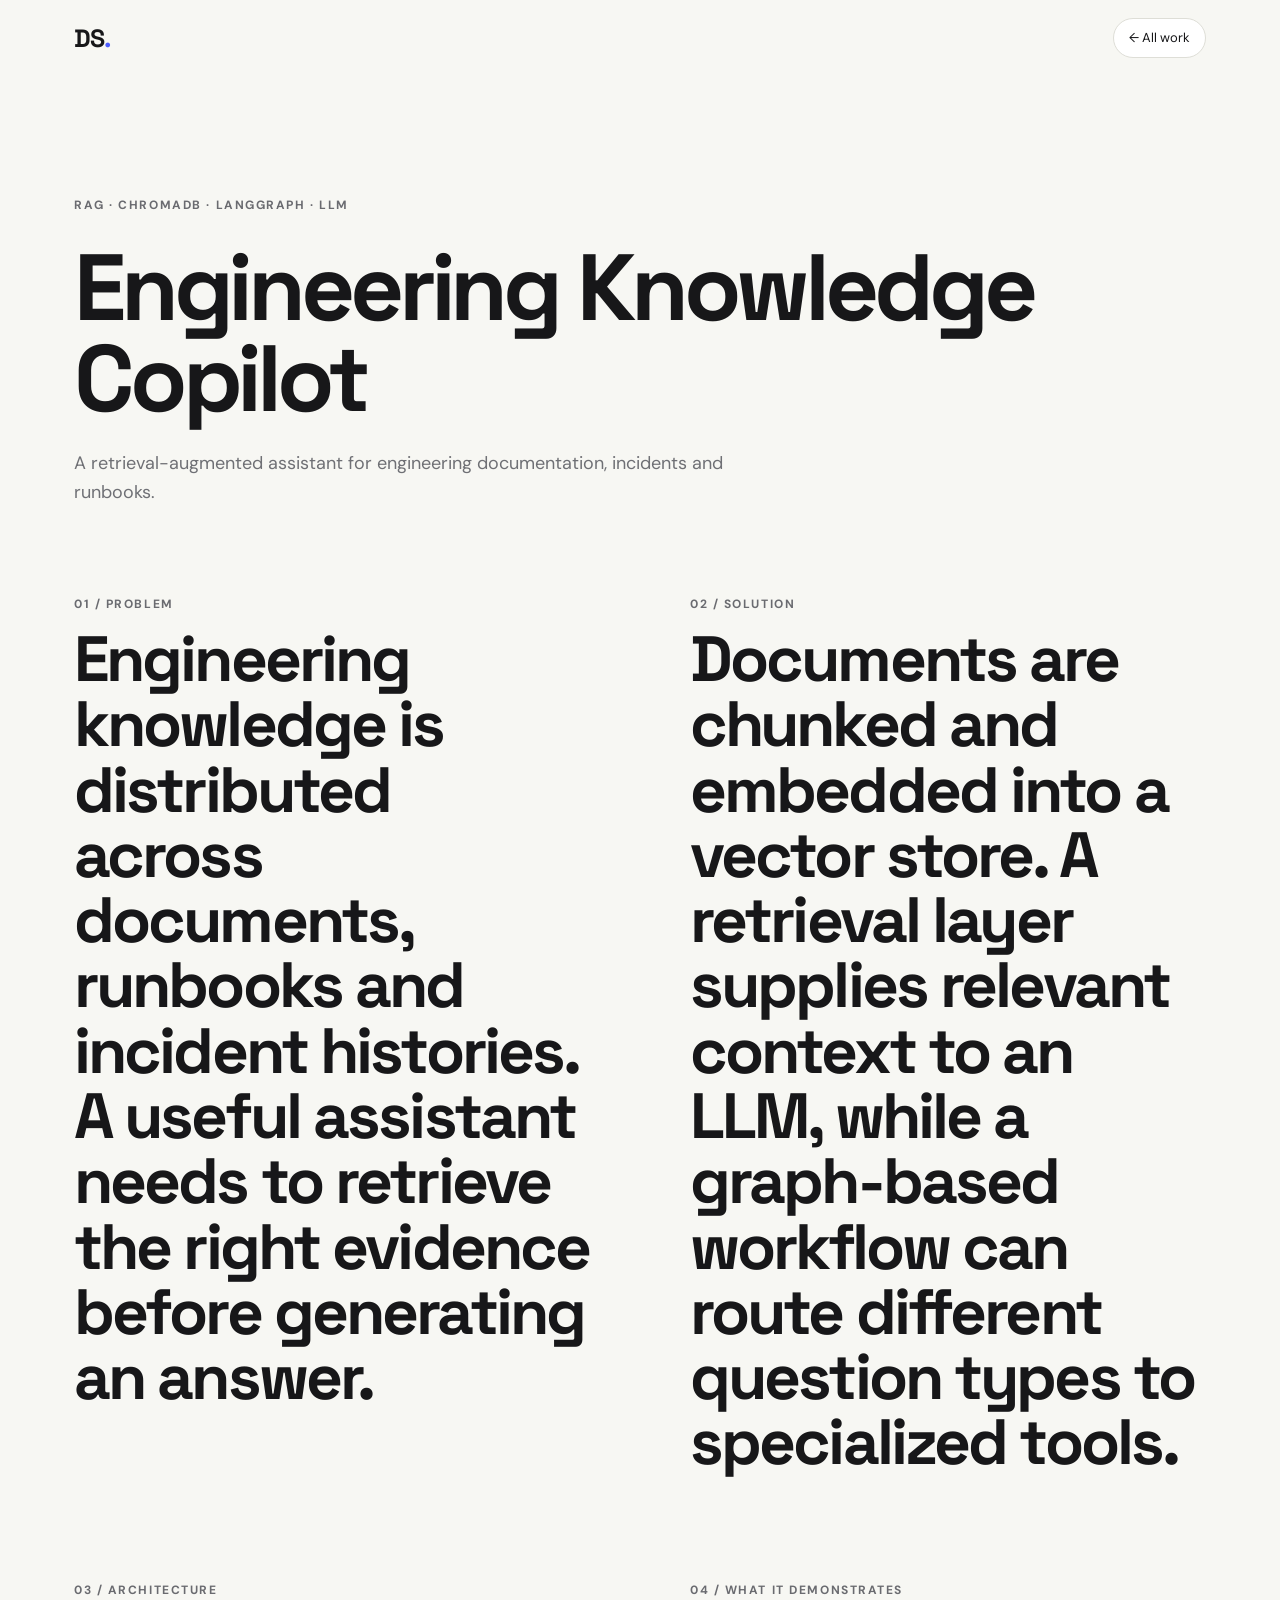
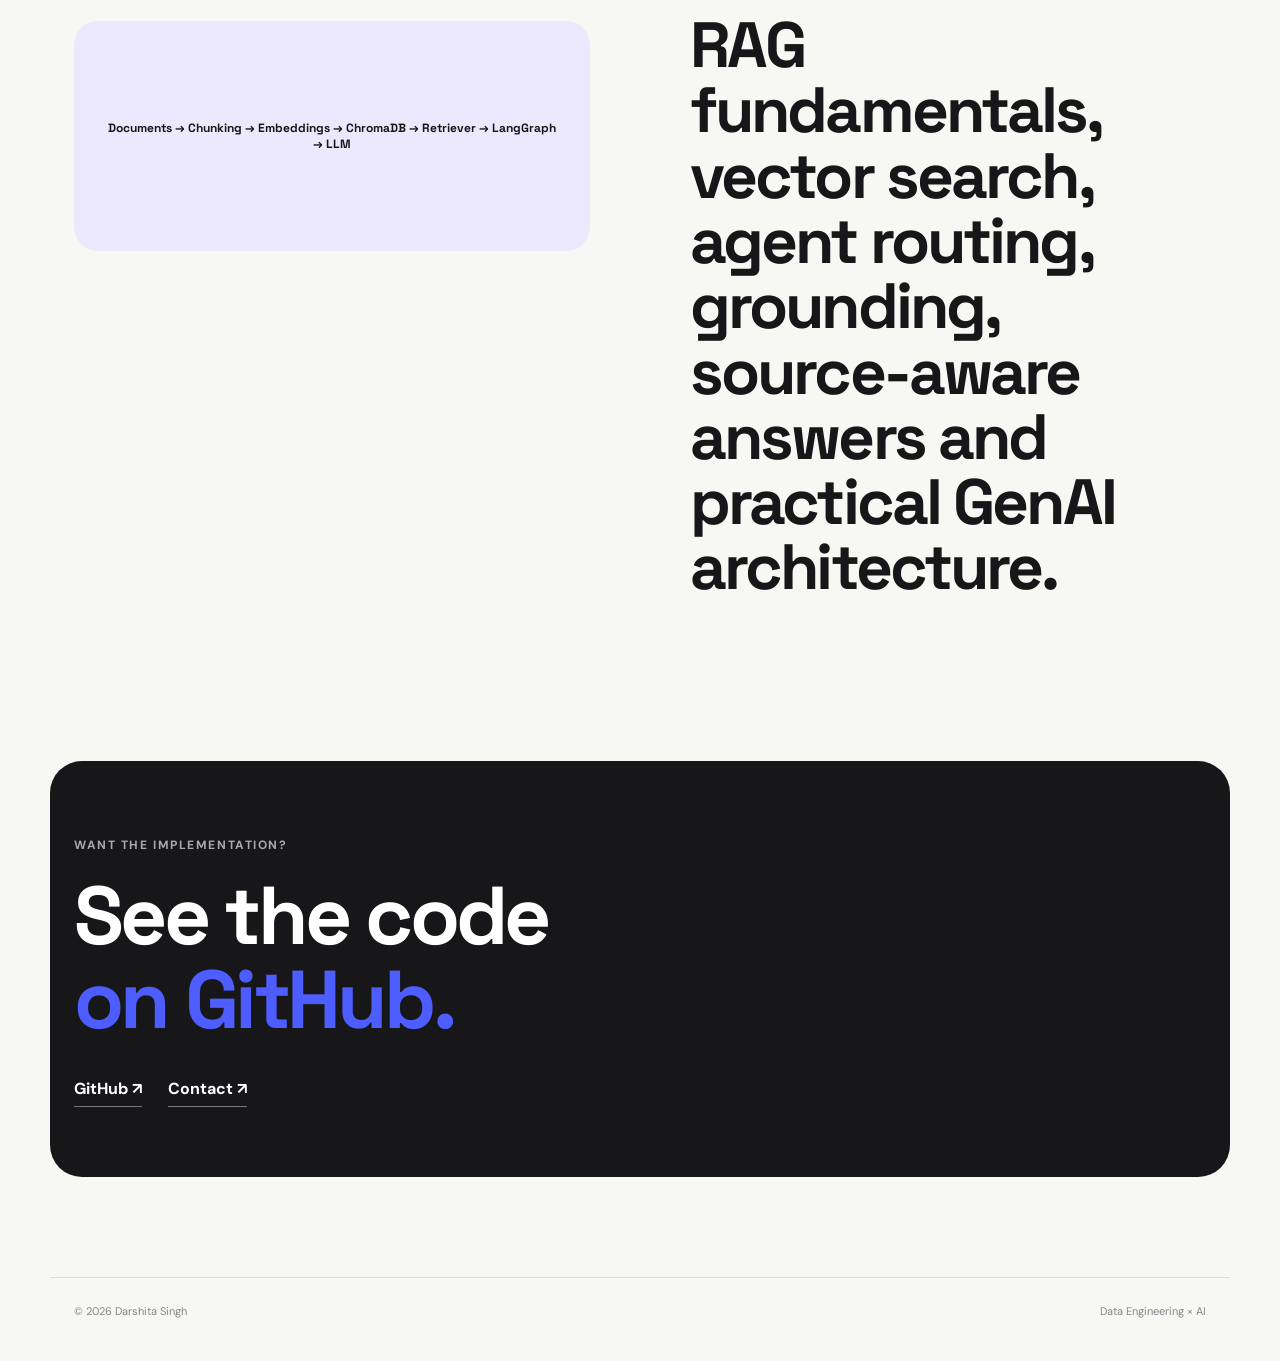
<file: projects/rag-copilot.html>
<!doctype html><html lang="en"><head><meta charset="utf-8"><meta name="viewport" content="width=device-width,initial-scale=1"><title>Engineering Knowledge Copilot — Darshita Singh</title><link rel="preconnect" href="https://fonts.googleapis.com"><link rel="preconnect" href="https://fonts.gstatic.com" crossorigin><link href="https://fonts.googleapis.com/css2?family=DM+Sans:wght@400;500;600;700&family=Space+Grotesk:wght@500;600;700&display=swap" rel="stylesheet"><link rel="stylesheet" href="../styles.css"></head><body><header class="nav"><a class="brand" href="../">DS<span>.</span></a><a class="nav-cta" href="../#work">← All work</a></header><main><section class="hero" style="padding-bottom:45px"><span class="section-label">RAG · ChromaDB · LangGraph · LLM</span><h1>Engineering Knowledge Copilot</h1><p class="hero-copy">A retrieval-augmented assistant for engineering documentation, incidents and runbooks.</p></section><section class="section" style="padding-top:20px"><div class="split"><div><span class="section-label">01 / Problem</span><h2>Engineering knowledge is distributed across documents, runbooks and incident histories. A useful assistant needs to retrieve the right evidence before generating an answer.</h2></div><div><span class="section-label">02 / Solution</span><h2>Documents are chunked and embedded into a vector store. A retrieval layer supplies relevant context to an LLM, while a graph-based workflow can route different question types to specialized tools.</h2></div></div><div class="split" style="margin-top:100px"><div><span class="section-label">03 / Architecture</span><div class="project-visual" style="background:#ece9ff;border-radius:24px;margin-top:20px;font:700 12px 'Space Grotesk';text-align:center">Documents → Chunking → Embeddings → ChromaDB → Retriever → LangGraph → LLM</div></div><div><span class="section-label">04 / What it demonstrates</span><h2>RAG fundamentals, vector search, agent routing, grounding, source-aware answers and practical GenAI architecture.</h2></div></div></section><section class="contact"><span class="section-label">Want the implementation?</span><h2>See the code<br><em>on GitHub.</em></h2><div class="contact-links"><a href="https://github.com/YOUR-GITHUB-USERNAME" target="_blank">GitHub ↗</a><a href="../#contact">Contact ↗</a></div></section></main><footer><span>© 2026 Darshita Singh</span><span>Data Engineering × AI</span></footer></body></html>
</file>
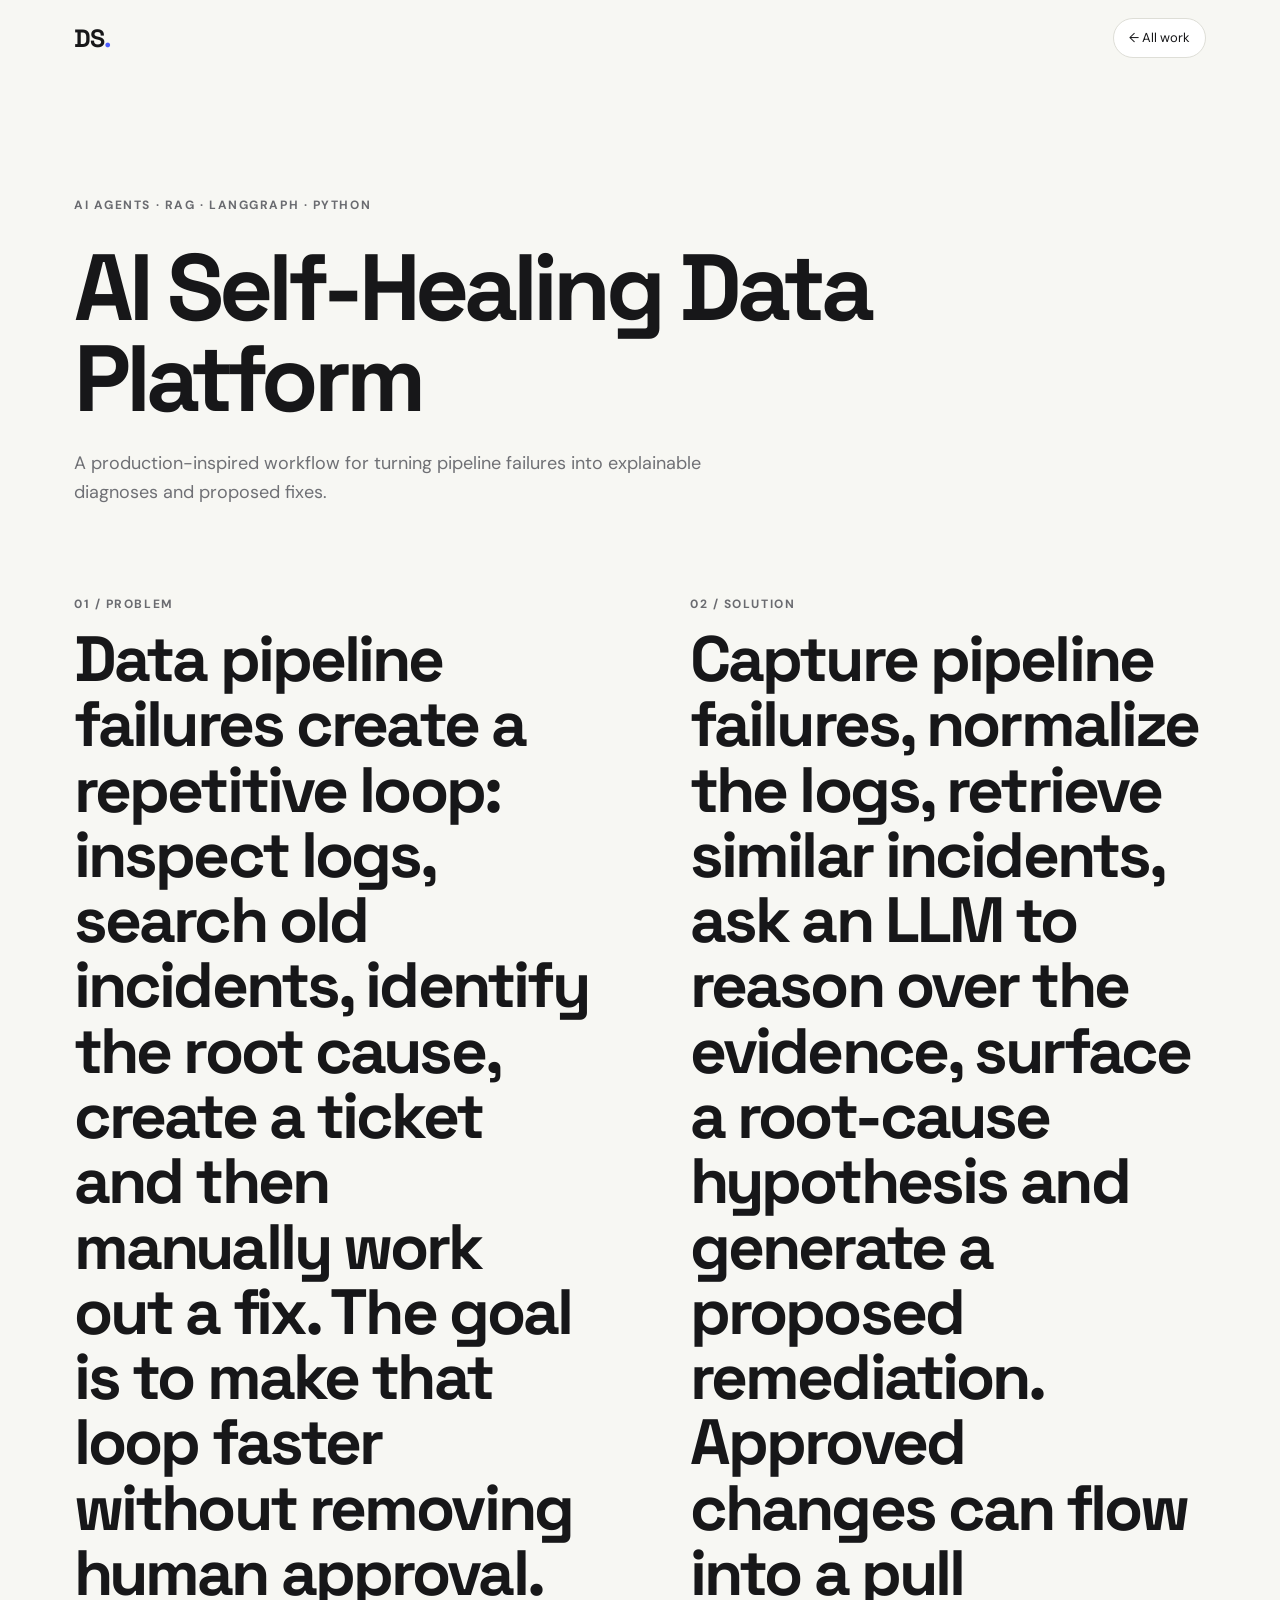
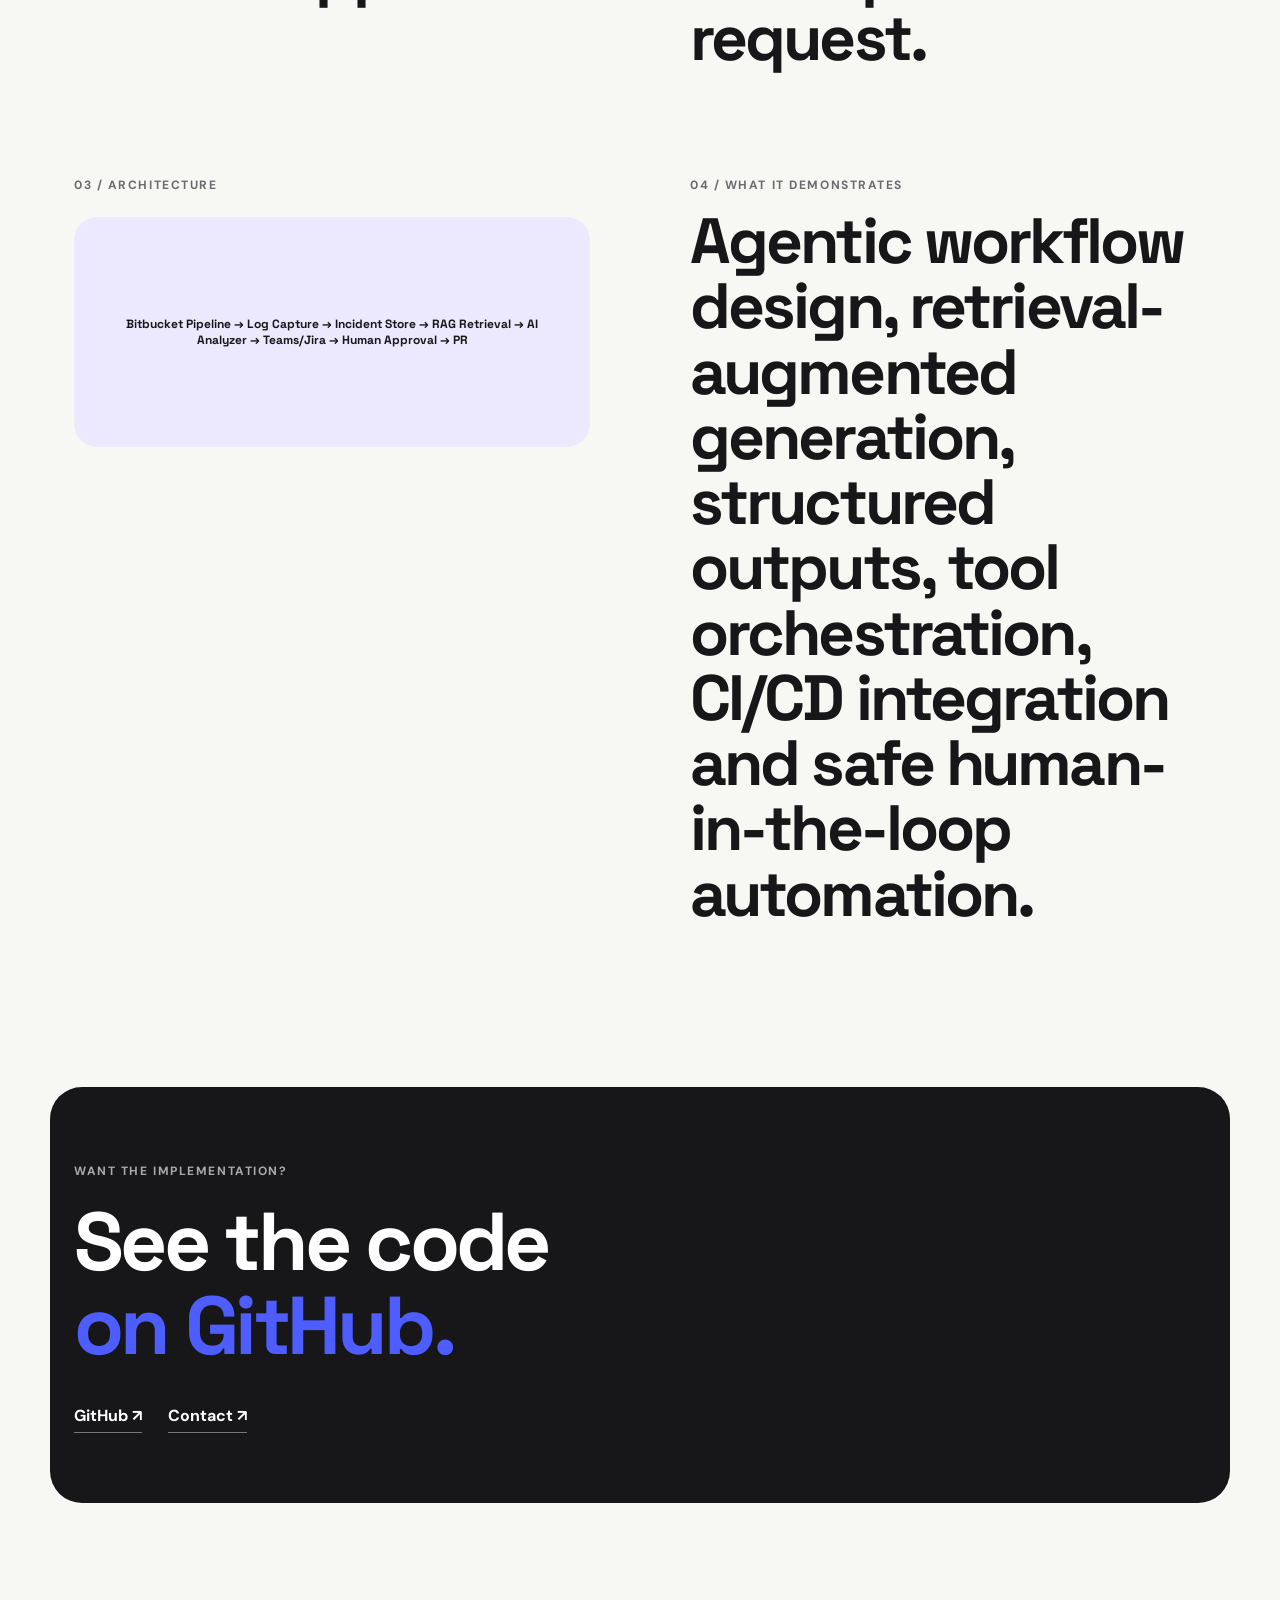
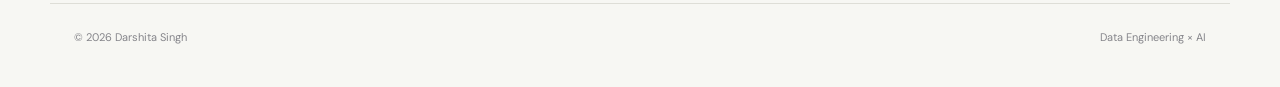
<file: projects/self-healing.html>
<!doctype html><html lang="en"><head><meta charset="utf-8"><meta name="viewport" content="width=device-width,initial-scale=1"><title>AI Self-Healing Data Platform — Darshita Singh</title><link rel="preconnect" href="https://fonts.googleapis.com"><link rel="preconnect" href="https://fonts.gstatic.com" crossorigin><link href="https://fonts.googleapis.com/css2?family=DM+Sans:wght@400;500;600;700&family=Space+Grotesk:wght@500;600;700&display=swap" rel="stylesheet"><link rel="stylesheet" href="../styles.css"></head><body><header class="nav"><a class="brand" href="../">DS<span>.</span></a><a class="nav-cta" href="../#work">← All work</a></header><main><section class="hero" style="padding-bottom:45px"><span class="section-label">AI Agents · RAG · LangGraph · Python</span><h1>AI Self-Healing Data Platform</h1><p class="hero-copy">A production-inspired workflow for turning pipeline failures into explainable diagnoses and proposed fixes.</p></section><section class="section" style="padding-top:20px"><div class="split"><div><span class="section-label">01 / Problem</span><h2>Data pipeline failures create a repetitive loop: inspect logs, search old incidents, identify the root cause, create a ticket and then manually work out a fix. The goal is to make that loop faster without removing human approval.</h2></div><div><span class="section-label">02 / Solution</span><h2>Capture pipeline failures, normalize the logs, retrieve similar incidents, ask an LLM to reason over the evidence, surface a root-cause hypothesis and generate a proposed remediation. Approved changes can flow into a pull request.</h2></div></div><div class="split" style="margin-top:100px"><div><span class="section-label">03 / Architecture</span><div class="project-visual" style="background:#ece9ff;border-radius:24px;margin-top:20px;font:700 12px 'Space Grotesk';text-align:center">Bitbucket Pipeline → Log Capture → Incident Store → RAG Retrieval → AI Analyzer → Teams/Jira → Human Approval → PR</div></div><div><span class="section-label">04 / What it demonstrates</span><h2>Agentic workflow design, retrieval-augmented generation, structured outputs, tool orchestration, CI/CD integration and safe human-in-the-loop automation.</h2></div></div></section><section class="contact"><span class="section-label">Want the implementation?</span><h2>See the code<br><em>on GitHub.</em></h2><div class="contact-links"><a href="https://github.com/YOUR-GITHUB-USERNAME" target="_blank">GitHub ↗</a><a href="../#contact">Contact ↗</a></div></section></main><footer><span>© 2026 Darshita Singh</span><span>Data Engineering × AI</span></footer></body></html>
</file>
<file: styles.css>
:root{--bg:#f7f7f3;--ink:#171719;--muted:#6f7075;--line:#deded7;--card:#fff;--blue:#4d5dff;--lav:#e9e8ff;--mint:#dff7ec;--peach:#fff0df;--radius:24px}
*{box-sizing:border-box}html{scroll-behavior:smooth}body{margin:0;background:var(--bg);color:var(--ink);font-family:"DM Sans",sans-serif;line-height:1.6}.noise{position:fixed;inset:0;pointer-events:none;opacity:.035;background-image:url("data:image/svg+xml,%3Csvg viewBox='0 0 180 180' xmlns='http://www.w3.org/2000/svg'%3E%3Cfilter id='n'%3E%3CfeTurbulence type='fractalNoise' baseFrequency='.9' numOctaves='4' stitchTiles='stitch'/%3E%3C/filter%3E%3Crect width='100%25' height='100%25' filter='url(%23n)' opacity='.5'/%3E%3C/svg%3E")}
a{color:inherit;text-decoration:none}.nav{height:76px;display:flex;align-items:center;justify-content:space-between;max-width:1180px;margin:auto;padding:0 24px;position:relative;z-index:2}.brand{font:700 25px "Space Grotesk";letter-spacing:-1px}.brand span{color:var(--blue)}nav{display:flex;gap:30px;font-size:14px;color:#55565a}nav a:hover{color:var(--ink)}.nav-cta{border:1px solid var(--line);padding:9px 15px;border-radius:999px;font-size:13px;background:#fff}.hero{max-width:1180px;margin:auto;padding:115px 24px 90px}.eyebrow,.section-label{font-size:12px;text-transform:uppercase;letter-spacing:.13em;font-weight:700;color:#6a6b70}.eyebrow{display:flex;align-items:center;gap:9px}.dot{width:7px;height:7px;border-radius:50%;background:var(--blue);box-shadow:0 0 0 5px #e4e5ff}.hero h1{font:700 clamp(52px,8vw,94px)/.97 "Space Grotesk";letter-spacing:-.055em;max-width:1000px;margin:25px 0}.hero h1 em,.section h2 em,.contact h2 em{font-style:normal;color:var(--blue)}.hero-copy{max-width:690px;color:var(--muted);font-size:18px}.hero-actions{display:flex;gap:12px;margin-top:32px}.button{padding:13px 19px;border-radius:999px;font-weight:700;font-size:14px}.primary{background:var(--ink);color:#fff}.primary:hover{transform:translateY(-2px)}.ghost{border:1px solid var(--line);background:#fff}.hero-metrics{display:flex;gap:55px;margin-top:80px;padding-top:24px;border-top:1px solid var(--line)}.hero-metrics div{display:flex;flex-direction:column}.hero-metrics strong{font:700 30px "Space Grotesk"}.hero-metrics span{font-size:12px;color:var(--muted);max-width:140px}.section{max-width:1180px;margin:auto;padding:100px 24px}.section-head{display:flex;justify-content:space-between;align-items:end;margin-bottom:35px}.section h2,.contact h2{font:700 clamp(40px,5vw,64px)/1.02 "Space Grotesk";letter-spacing:-.045em;margin:12px 0 0}.section-head>p{max-width:310px;color:var(--muted);font-size:14px}.project-grid{display:grid;grid-template-columns:repeat(2,1fr);gap:18px}.project-card{background:var(--card);border:1px solid var(--line);border-radius:var(--radius);overflow:hidden;transition:.3s ease}.project-card:hover{transform:translateY(-5px);box-shadow:0 18px 50px #1b1b1b0c}.project-card.featured{grid-column:span 2;display:grid;grid-template-columns:1.1fr .9fr}.card-top{display:flex;justify-content:space-between;padding:20px 22px;font-size:11px;text-transform:uppercase;letter-spacing:.08em;color:#777}.status{color:#666}.project-visual{min-height:230px;display:flex;align-items:center;justify-content:center;gap:10px;padding:30px}.featured .project-visual{grid-row:span 2;min-height:100%;background:linear-gradient(135deg,var(--lav),#f6f4ff 60%,#fff)}.flow-node{padding:10px 13px;background:#fff;border:1px solid #d6d6ef;border-radius:12px;font:700 10px "Space Grotesk";box-shadow:0 5px 15px #5b5b9c10}.flow-node.error{color:#b24a4a}.flow-node.ai{background:var(--blue);color:#fff;border-color:var(--blue)}.flow-node.fix{background:var(--mint)}.flow-line{height:20px;width:1px;background:#b6b6cc}.ai-visual{flex-direction:column}.flow-branches{display:flex;gap:50px;font-size:10px;color:#777}.snowflake-visual{background:var(--mint);font:700 10px "Space Grotesk";flex-wrap:wrap}.snowflake-visual span,.migration-visual span{padding:10px 12px;background:#fff;border-radius:10px;border:1px solid #cfe4d8}.lineage-visual{background:var(--peach);font:700 10px "Space Grotesk"}.table-node{padding:18px 14px;border-radius:12px;background:#fff;border:1px solid #e7d8c7}.table-node.active{background:var(--blue);color:#fff;border-color:var(--blue)}.rag-visual{background:#ece9ff;font:700 10px "Space Grotesk"}.doc,.db,.bot{padding:15px;border-radius:13px;background:#fff;text-align:center}.bot{background:var(--blue);color:#fff}.plus,.arrow{color:#777}.migration-visual{background:#e3f2ff;font:700 10px "Space Grotesk";flex-wrap:wrap}.migration-visual span{border-color:#c9deee}.card-content{padding:0 24px 25px}.featured .card-content{padding-top:0}.tags{display:flex;gap:7px;flex-wrap:wrap}.tags span,.skill-cloud span{font-size:10px;border:1px solid var(--line);border-radius:999px;padding:4px 8px;color:#65666a}.card-content h3{font:700 27px "Space Grotesk";letter-spacing:-.03em;margin:16px 0 7px}.card-content p{color:var(--muted);font-size:14px;margin:0 0 18px}.card-links{display:flex;gap:20px;font-size:13px;font-weight:700}.card-links a:first-child{color:var(--blue)}.split{display:grid;grid-template-columns:1fr 1fr;gap:100px}.about-copy{padding-top:15px}.about-copy p{font-size:18px;color:#4d4e52}.skill-cloud{display:flex;gap:7px;flex-wrap:wrap;margin-top:28px}.skill-cloud span{font-size:11px;padding:6px 10px;background:#fff}.experience{border-top:1px solid var(--line)}.timeline{border-top:1px solid var(--line)}.timeline-item{display:grid;grid-template-columns:170px 1fr;gap:30px;padding:30px 0;border-bottom:1px solid var(--line)}.timeline-item h3{font:700 23px "Space Grotesk";margin:0}.timeline-item p{color:var(--muted);max-width:700px}.timeline-item .company{color:var(--blue);font-weight:700;margin:2px 0}.time{font-size:12px;text-transform:uppercase;letter-spacing:.1em;color:#777}.mini-grid{display:grid;grid-template-columns:1fr 1fr;gap:18px}.mini-grid>div{background:#fff;border:1px solid var(--line);padding:25px;border-radius:20px}.mini-grid h3{font:700 21px "Space Grotesk";margin:0}.mini-grid p{color:var(--muted)}.mini-grid span{font-size:11px;color:var(--blue)}.contact{max-width:1180px;margin:60px auto 100px;padding:70px 24px;background:var(--ink);color:#fff;border-radius:32px}.contact .section-label{color:#aaa}.contact h2{font-size:clamp(48px,7vw,82px);margin-top:18px}.contact p{color:#aaa;max-width:500px}.contact-links{display:flex;gap:26px;margin-top:35px;font-weight:700}.contact-links a{border-bottom:1px solid #777;padding-bottom:4px}footer{max-width:1180px;margin:auto;padding:25px 24px 40px;display:flex;justify-content:space-between;color:#85858a;font-size:11px;border-top:1px solid var(--line)}
@media(max-width:800px){nav{display:none}.nav-cta{margin-left:auto}.hero{padding-top:80px}.hero h1{font-size:56px}.hero-metrics{gap:22px;flex-wrap:wrap}.project-grid{grid-template-columns:1fr}.project-card.featured{grid-column:span 1;display:block}.featured .project-visual{min-height:280px}.split{grid-template-columns:1fr;gap:20px}.section{padding:75px 20px}.section-head{display:block}.section-head>p{margin-top:18px}.timeline-item{grid-template-columns:1fr;gap:6px}.mini-grid{grid-template-columns:1fr}.contact{margin:20px 15px 70px;padding:50px 25px}.contact-links{flex-wrap:wrap}footer{margin:0 20px;gap:20px;flex-direction:column}}
</file>
